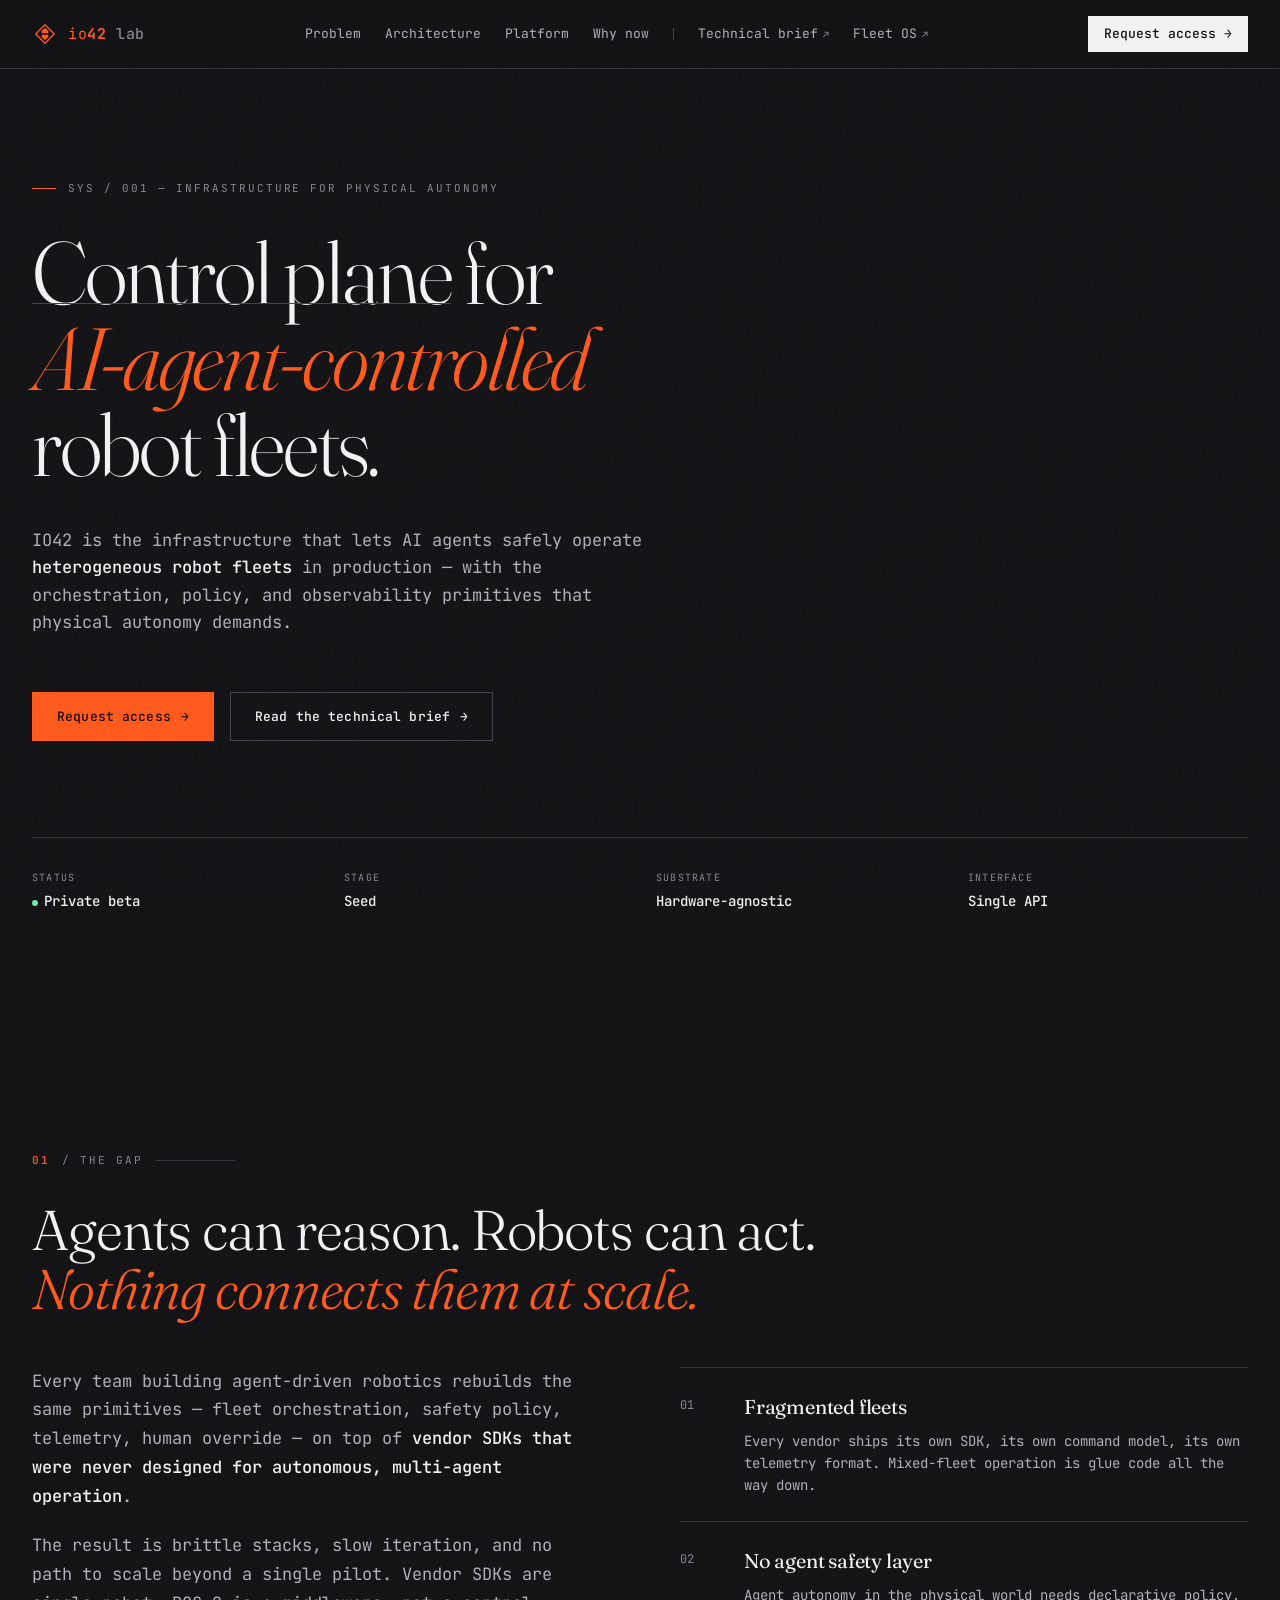
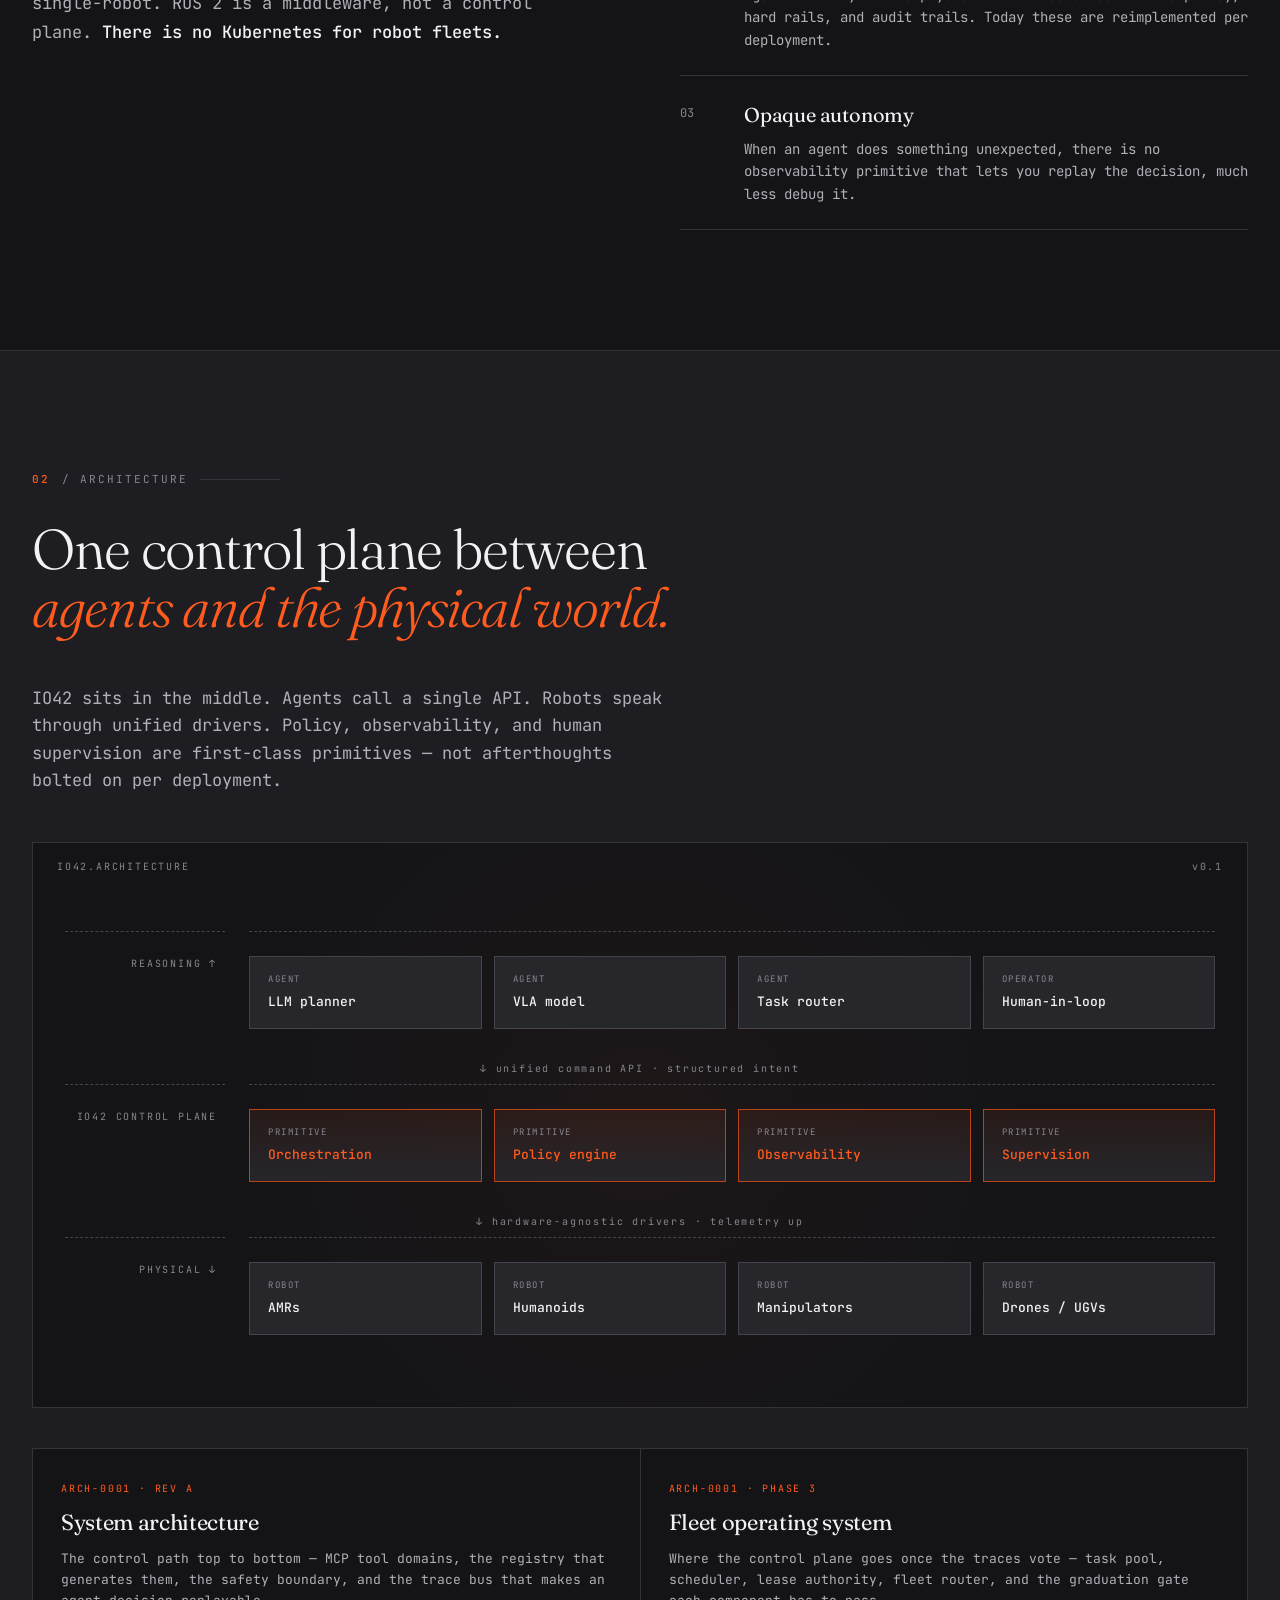
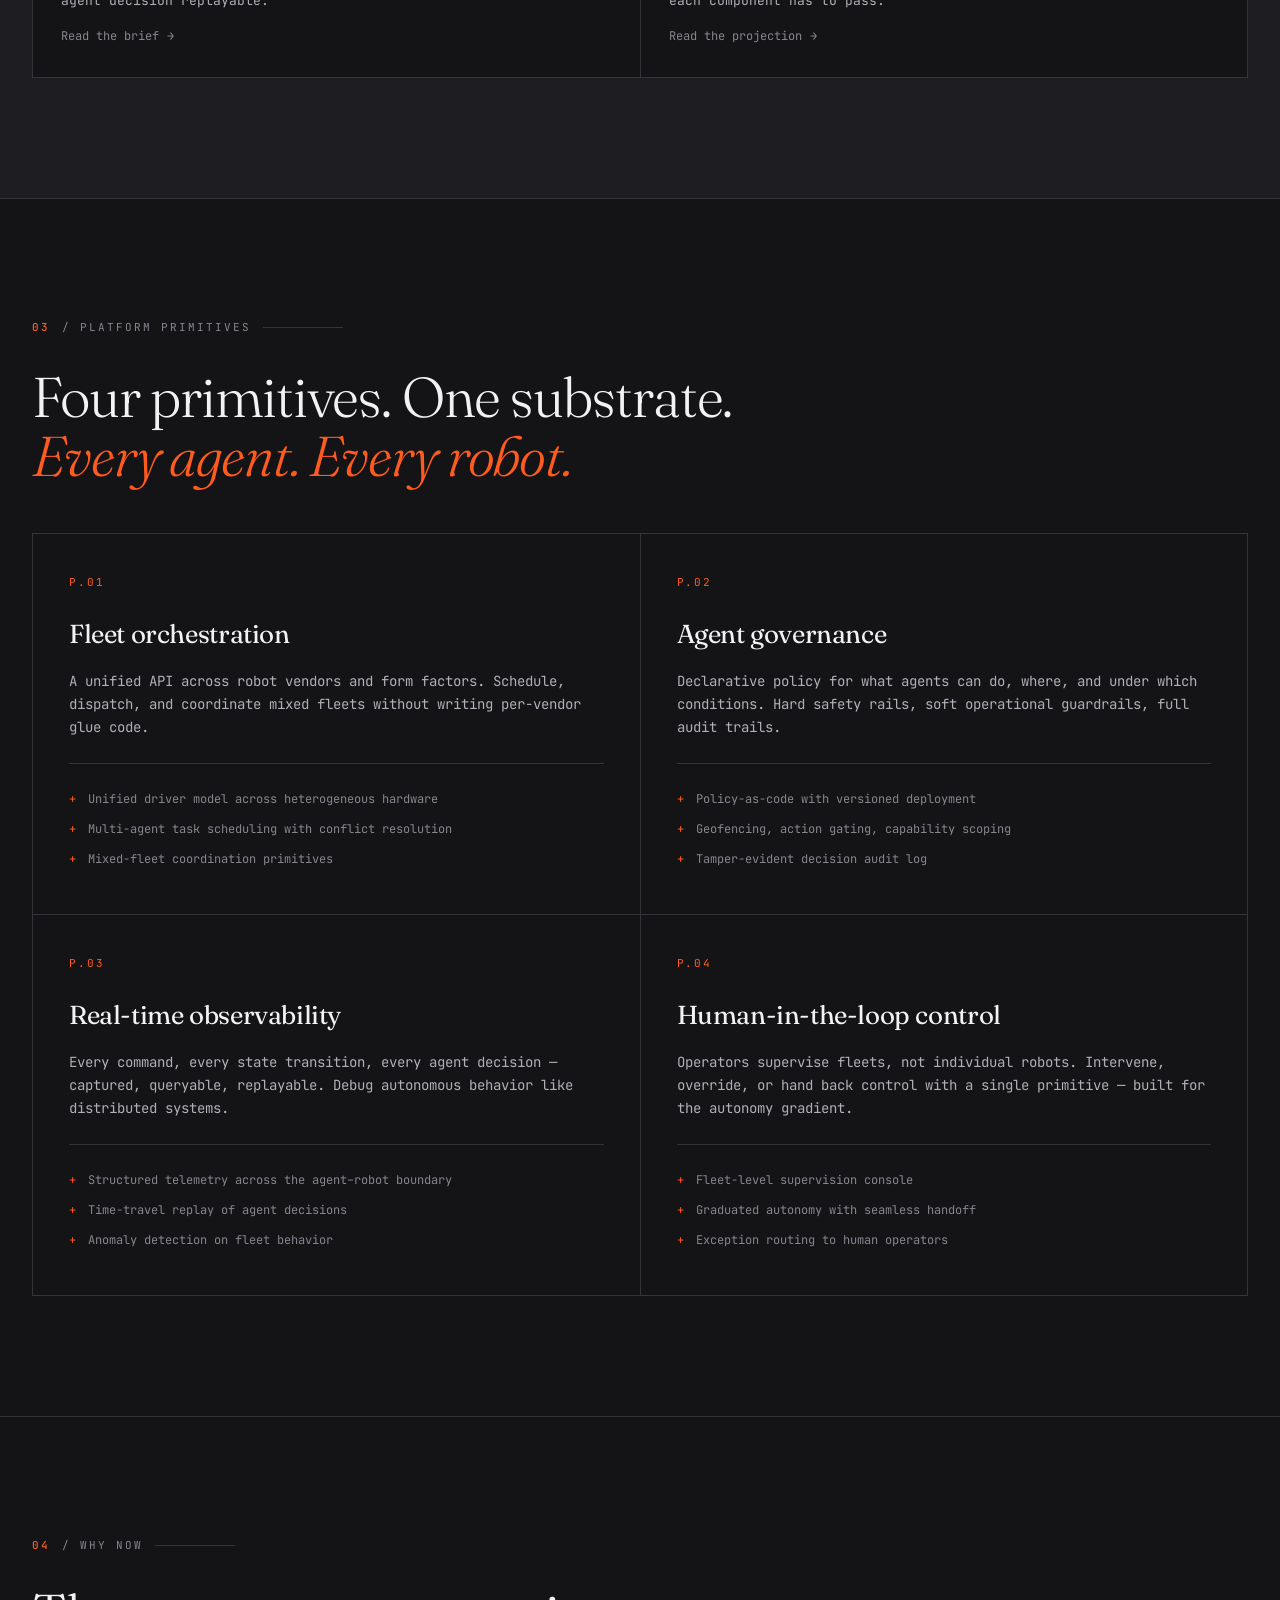
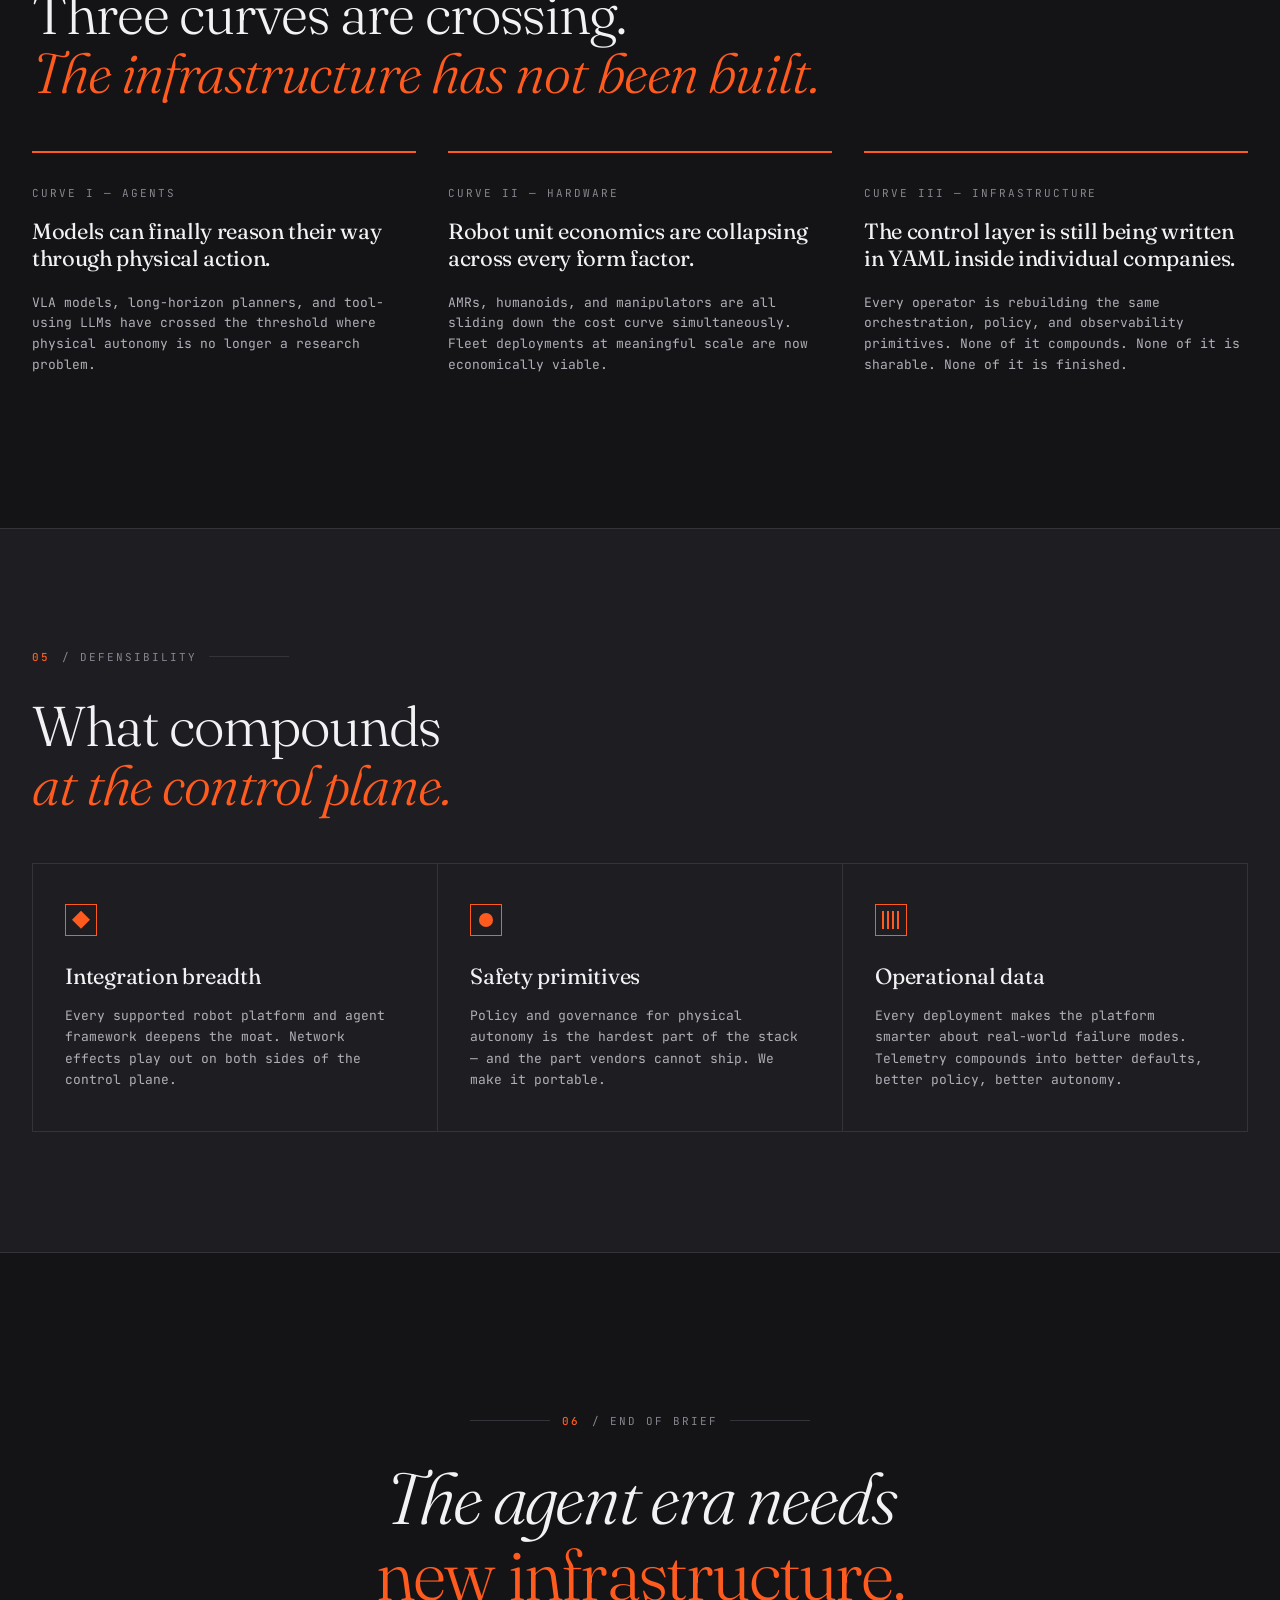
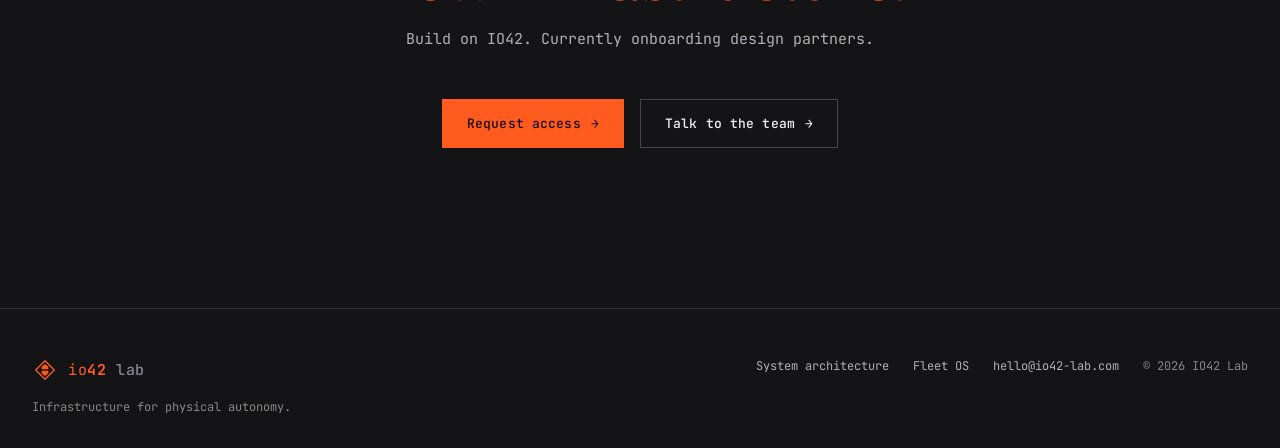
<file: index.html>
<!DOCTYPE html>
<html lang="en">
<head>
<meta charset="UTF-8">
<meta name="viewport" content="width=device-width, initial-scale=1.0">
<meta name="color-scheme" content="dark">
<title>IO42 Lab — Control plane for AI-agent-controlled robot fleets</title>
<meta name="description" content="IO42 is the infrastructure that lets AI agents safely operate heterogeneous robot fleets in production. Orchestration, policy, observability, and human-in-the-loop control through a single API.">
<link rel="icon" type="image/svg+xml" href="assets/favicon.svg">
<link rel="preconnect" href="https://fonts.googleapis.com">
<link rel="preconnect" href="https://fonts.gstatic.com" crossorigin>
<link href="https://fonts.googleapis.com/css2?family=JetBrains+Mono:wght@300;400;500;600;700&family=Fraunces:opsz,wght@9..144,300;9..144,400;9..144,500;9..144,600&display=swap" rel="stylesheet">
<link rel="stylesheet" href="assets/site.css">
</head>
<body class="page-home">

<nav>
  <div class="nav-inner">
    <a href="#" class="lockup" aria-label="IO42 Lab — home">
      <svg viewBox="-70 -70 140 140" xmlns="http://www.w3.org/2000/svg" aria-hidden="true">
        <g stroke="#ff5b1f" stroke-width="7" fill="none" stroke-linecap="round" stroke-linejoin="round">
          <path d="M 0 -50 L 50 0 L 0 50 L -50 0 Z"/>
        </g>
        <g fill="#ff5b1f">
          <polygon points="-18,-18 0,-32 18,-18 18,-4 -18,-4"/>
          <polygon points="-18,4 18,4 18,18 0,32 -18,18"/>
        </g>
      </svg>
      <span class="wm"><span class="io">io</span><span class="n">42</span> <span class="lab">lab</span></span>
    </a>
    <div class="nav-links">
      <a href="#problem">Problem</a>
      <a href="#architecture">Architecture</a>
      <a href="#platform">Platform</a>
      <a href="#why-now">Why now</a>
      <span class="sep" aria-hidden="true"></span>
      <a href="architecture.html" class="doc">Technical brief</a>
      <a href="fleet-os.html" class="doc">Fleet OS</a>
    </div>
    <a href="#cta" class="nav-cta">Request access →</a>
  </div>
</nav>

<!-- ============ HERO ============ -->
<section class="hero">
  <div class="wrap">
    <div class="hero-meta reveal">SYS / 001 — INFRASTRUCTURE FOR PHYSICAL AUTONOMY</div>
    <h1 class="reveal delay-1">
      <span class="term">Control plane</span> for<br>
      <span class="accent">AI-agent-controlled</span><br>
      robot fleets.
    </h1>
    <p class="hero-sub reveal delay-2">
      IO42 is the infrastructure that lets AI agents safely operate <strong>heterogeneous robot fleets</strong> in production — with the orchestration, policy, and observability primitives that physical autonomy demands.
    </p>
    <div class="cta-row reveal delay-3">
      <a href="#cta" class="btn btn-primary">Request access <span class="arrow">→</span></a>
      <a href="architecture.html" class="btn btn-ghost">Read the technical brief <span class="arrow">→</span></a>
    </div>

    <div class="status-strip reveal delay-4">
      <div class="status-cell">
        <span class="status-label">Status</span>
        <span class="status-value"><span class="dot"></span>Private beta</span>
      </div>
      <div class="status-cell">
        <span class="status-label">Stage</span>
        <span class="status-value">Seed</span>
      </div>
      <div class="status-cell">
        <span class="status-label">Substrate</span>
        <span class="status-value">Hardware-agnostic</span>
      </div>
      <div class="status-cell">
        <span class="status-label">Interface</span>
        <span class="status-value">Single API</span>
      </div>
    </div>
  </div>
</section>

<!-- ============ PROBLEM ============ -->
<section id="problem">
  <div class="wrap">
    <div class="section-marker scroll-reveal">
      <span class="num">01</span> / The gap
      <span class="bar"></span>
    </div>
    <h2 class="section-title scroll-reveal">
      Agents can reason. Robots can act.<br>
      <em>Nothing connects them at scale.</em>
    </h2>

    <div class="problem-grid">
      <div class="problem-prose scroll-reveal">
        <p>Every team building agent-driven robotics rebuilds the same primitives — fleet orchestration, safety policy, telemetry, human override — on top of <strong>vendor SDKs that were never designed for autonomous, multi-agent operation</strong>.</p>
        <p>The result is brittle stacks, slow iteration, and no path to scale beyond a single pilot. Vendor SDKs are single-robot. ROS 2 is a middleware, not a control plane. <strong>There is no Kubernetes for robot fleets.</strong></p>
      </div>
      <ul class="problem-list scroll-reveal">
        <li>
          <span class="idx">01</span>
          <div>
            <h4>Fragmented fleets</h4>
            <p>Every vendor ships its own SDK, its own command model, its own telemetry format. Mixed-fleet operation is glue code all the way down.</p>
          </div>
        </li>
        <li>
          <span class="idx">02</span>
          <div>
            <h4>No agent safety layer</h4>
            <p>Agent autonomy in the physical world needs declarative policy, hard rails, and audit trails. Today these are reimplemented per deployment.</p>
          </div>
        </li>
        <li>
          <span class="idx">03</span>
          <div>
            <h4>Opaque autonomy</h4>
            <p>When an agent does something unexpected, there is no observability primitive that lets you replay the decision, much less debug it.</p>
          </div>
        </li>
      </ul>
    </div>
  </div>
</section>

<!-- ============ ARCHITECTURE ============ -->
<section id="architecture" class="arch-section">
  <div class="wrap">
    <div class="section-marker scroll-reveal">
      <span class="num">02</span> / Architecture
      <span class="bar"></span>
    </div>
    <h2 class="section-title scroll-reveal">
      One control plane between<br>
      <em>agents and the physical world.</em>
    </h2>
    <p class="hero-sub scroll-reveal" style="margin-bottom: 0;">
      IO42 sits in the middle. Agents call a single API. Robots speak through unified drivers. Policy, observability, and human supervision are first-class primitives — not afterthoughts bolted on per deployment.
    </p>

    <div class="arch-diagram scroll-reveal">
      <div class="arch-grid">
        <div class="arch-row">
          <div class="arch-label">Reasoning ↑</div>
          <div class="arch-tier">
            <div class="arch-node">
              <div class="node-type">Agent</div>
              <div class="node-name">LLM planner</div>
            </div>
            <div class="arch-node">
              <div class="node-type">Agent</div>
              <div class="node-name">VLA model</div>
            </div>
            <div class="arch-node">
              <div class="node-type">Agent</div>
              <div class="node-name">Task router</div>
            </div>
            <div class="arch-node">
              <div class="node-type">Operator</div>
              <div class="node-name">Human-in-loop</div>
            </div>
          </div>
        </div>

        <div class="arch-flow">↓ unified command API · structured intent</div>

        <div class="arch-row">
          <div class="arch-label">IO42 control plane</div>
          <div class="arch-tier core">
            <div class="arch-node">
              <div class="node-type">Primitive</div>
              <div class="node-name">Orchestration</div>
            </div>
            <div class="arch-node">
              <div class="node-type">Primitive</div>
              <div class="node-name">Policy engine</div>
            </div>
            <div class="arch-node">
              <div class="node-type">Primitive</div>
              <div class="node-name">Observability</div>
            </div>
            <div class="arch-node">
              <div class="node-type">Primitive</div>
              <div class="node-name">Supervision</div>
            </div>
          </div>
        </div>

        <div class="arch-flow">↓ hardware-agnostic drivers · telemetry up</div>

        <div class="arch-row">
          <div class="arch-label">Physical ↓</div>
          <div class="arch-tier">
            <div class="arch-node">
              <div class="node-type">Robot</div>
              <div class="node-name">AMRs</div>
            </div>
            <div class="arch-node">
              <div class="node-type">Robot</div>
              <div class="node-name">Humanoids</div>
            </div>
            <div class="arch-node">
              <div class="node-type">Robot</div>
              <div class="node-name">Manipulators</div>
            </div>
            <div class="arch-node">
              <div class="node-type">Robot</div>
              <div class="node-name">Drones / UGVs</div>
            </div>
          </div>
        </div>
      </div>
    </div>

    <div class="doc-links scroll-reveal">
      <a href="architecture.html" class="doc-card">
        <span class="doc-kicker">ARCH-0001 · Rev A</span>
        <span class="doc-title">System architecture</span>
        <span class="doc-desc">The control path top to bottom — MCP tool domains, the registry that generates them, the safety boundary, and the trace bus that makes an agent decision replayable.</span>
        <span class="doc-go">Read the brief <span class="arrow">→</span></span>
      </a>
      <a href="fleet-os.html" class="doc-card">
        <span class="doc-kicker">ARCH-0001 · Phase 3</span>
        <span class="doc-title">Fleet operating system</span>
        <span class="doc-desc">Where the control plane goes once the traces vote — task pool, scheduler, lease authority, fleet router, and the graduation gate each component has to pass.</span>
        <span class="doc-go">Read the projection <span class="arrow">→</span></span>
      </a>
    </div>
  </div>
</section>

<!-- ============ PILLARS ============ -->
<section id="platform">
  <div class="wrap">
    <div class="section-marker scroll-reveal">
      <span class="num">03</span> / Platform primitives
      <span class="bar"></span>
    </div>
    <h2 class="section-title scroll-reveal">
      Four primitives. One substrate.<br>
      <em>Every agent. Every robot.</em>
    </h2>

    <div class="pillars">
      <div class="pillar scroll-reveal">
        <div class="pillar-num">P.01</div>
        <h3 class="pillar-title">Fleet orchestration</h3>
        <p class="pillar-desc">A unified API across robot vendors and form factors. Schedule, dispatch, and coordinate mixed fleets without writing per-vendor glue code.</p>
        <ul class="pillar-spec">
          <li>Unified driver model across heterogeneous hardware</li>
          <li>Multi-agent task scheduling with conflict resolution</li>
          <li>Mixed-fleet coordination primitives</li>
        </ul>
      </div>
      <div class="pillar scroll-reveal">
        <div class="pillar-num">P.02</div>
        <h3 class="pillar-title">Agent governance</h3>
        <p class="pillar-desc">Declarative policy for what agents can do, where, and under which conditions. Hard safety rails, soft operational guardrails, full audit trails.</p>
        <ul class="pillar-spec">
          <li>Policy-as-code with versioned deployment</li>
          <li>Geofencing, action gating, capability scoping</li>
          <li>Tamper-evident decision audit log</li>
        </ul>
      </div>
      <div class="pillar scroll-reveal">
        <div class="pillar-num">P.03</div>
        <h3 class="pillar-title">Real-time observability</h3>
        <p class="pillar-desc">Every command, every state transition, every agent decision — captured, queryable, replayable. Debug autonomous behavior like distributed systems.</p>
        <ul class="pillar-spec">
          <li>Structured telemetry across the agent–robot boundary</li>
          <li>Time-travel replay of agent decisions</li>
          <li>Anomaly detection on fleet behavior</li>
        </ul>
      </div>
      <div class="pillar scroll-reveal">
        <div class="pillar-num">P.04</div>
        <h3 class="pillar-title">Human-in-the-loop control</h3>
        <p class="pillar-desc">Operators supervise fleets, not individual robots. Intervene, override, or hand back control with a single primitive — built for the autonomy gradient.</p>
        <ul class="pillar-spec">
          <li>Fleet-level supervision console</li>
          <li>Graduated autonomy with seamless handoff</li>
          <li>Exception routing to human operators</li>
        </ul>
      </div>
    </div>
  </div>
</section>

<!-- ============ WHY NOW ============ -->
<section id="why-now" class="why-now">
  <div class="wrap">
    <div class="section-marker scroll-reveal">
      <span class="num">04</span> / Why now
      <span class="bar"></span>
    </div>
    <h2 class="section-title scroll-reveal">
      Three curves are crossing.<br>
      <em>The infrastructure has not been built.</em>
    </h2>

    <div class="curves">
      <div class="curve scroll-reveal">
        <div class="curve-name">Curve I — Agents</div>
        <h4 class="curve-claim">Models can finally reason their way through physical action.</h4>
        <p class="curve-detail">VLA models, long-horizon planners, and tool-using LLMs have crossed the threshold where physical autonomy is no longer a research problem.</p>
      </div>
      <div class="curve scroll-reveal">
        <div class="curve-name">Curve II — Hardware</div>
        <h4 class="curve-claim">Robot unit economics are collapsing across every form factor.</h4>
        <p class="curve-detail">AMRs, humanoids, and manipulators are all sliding down the cost curve simultaneously. Fleet deployments at meaningful scale are now economically viable.</p>
      </div>
      <div class="curve scroll-reveal">
        <div class="curve-name">Curve III — Infrastructure</div>
        <h4 class="curve-claim">The control layer is still being written in YAML inside individual companies.</h4>
        <p class="curve-detail">Every operator is rebuilding the same orchestration, policy, and observability primitives. None of it compounds. None of it is sharable. None of it is finished.</p>
      </div>
    </div>
  </div>
</section>

<!-- ============ MOAT ============ -->
<section class="moat-section">
  <div class="wrap">
    <div class="section-marker scroll-reveal">
      <span class="num">05</span> / Defensibility
      <span class="bar"></span>
    </div>
    <h2 class="section-title scroll-reveal">
      What compounds<br>
      <em>at the control plane.</em>
    </h2>

    <div class="moat-grid">
      <div class="moat-cell scroll-reveal">
        <div class="moat-icon"></div>
        <h3 class="moat-title">Integration breadth</h3>
        <p class="moat-desc">Every supported robot platform and agent framework deepens the moat. Network effects play out on both sides of the control plane.</p>
      </div>
      <div class="moat-cell scroll-reveal">
        <div class="moat-icon"></div>
        <h3 class="moat-title">Safety primitives</h3>
        <p class="moat-desc">Policy and governance for physical autonomy is the hardest part of the stack — and the part vendors cannot ship. We make it portable.</p>
      </div>
      <div class="moat-cell scroll-reveal">
        <div class="moat-icon"></div>
        <h3 class="moat-title">Operational data</h3>
        <p class="moat-desc">Every deployment makes the platform smarter about real-world failure modes. Telemetry compounds into better defaults, better policy, better autonomy.</p>
      </div>
    </div>
  </div>
</section>

<!-- ============ CTA ============ -->
<section id="cta" class="cta-section">
  <div class="wrap">
    <p class="section-marker scroll-reveal" style="justify-content: center;">
      <span class="bar"></span>
      <span class="num">06</span> / End of brief
      <span class="bar"></span>
    </p>
    <h2 class="cta-headline scroll-reveal">
      The agent era needs<br>
      <span class="accent">new infrastructure.</span>
    </h2>
    <p class="cta-sub scroll-reveal">Build on IO42. Currently onboarding design partners.</p>
    <div class="cta-row scroll-reveal">
      <a href="mailto:hello@io42-lab.com" class="btn btn-primary">Request access <span class="arrow">→</span></a>
      <a href="mailto:hello@io42-lab.com" class="btn btn-ghost">Talk to the team <span class="arrow">→</span></a>
    </div>
  </div>
</section>

<footer>
  <div class="wrap">
    <div class="footer-inner">
      <div>
        <a class="lockup" href="#" aria-label="IO42 Lab — home">
          <svg viewBox="-70 -70 140 140" xmlns="http://www.w3.org/2000/svg" aria-hidden="true">
            <g stroke="#ff5b1f" stroke-width="7" fill="none" stroke-linecap="round" stroke-linejoin="round">
              <path d="M 0 -50 L 50 0 L 0 50 L -50 0 Z"/>
            </g>
            <g fill="#ff5b1f">
              <polygon points="-18,-18 0,-32 18,-18 18,-4 -18,-4"/>
              <polygon points="-18,4 18,4 18,18 0,32 -18,18"/>
            </g>
          </svg>
          <span class="wm"><span class="io">io</span><span class="n">42</span> <span class="lab">lab</span></span>
        </a>
        <div>Infrastructure for physical autonomy.</div>
      </div>
      <div class="footer-meta">
        <a href="architecture.html">System architecture</a>
        <a href="fleet-os.html">Fleet OS</a>
        <a href="mailto:hello@io42-lab.com">hello@io42-lab.com</a>
        <span>© 2026 IO42 Lab</span>
      </div>
    </div>
  </div>
</footer>

<script>
  // Scroll-triggered reveals
  const observer = new IntersectionObserver((entries) => {
    entries.forEach((entry) => {
      if (entry.isIntersecting) {
        entry.target.classList.add('visible');
        observer.unobserve(entry.target);
      }
    });
  }, { threshold: 0.12, rootMargin: '0px 0px -40px 0px' });

  document.querySelectorAll('.scroll-reveal').forEach((el) => observer.observe(el));

  // Stagger reveals within sections
  document.querySelectorAll('.pillars .scroll-reveal, .curves .scroll-reveal, .moat-grid .scroll-reveal, .problem-list, .problem-prose').forEach((el, i) => {
    el.style.transitionDelay = `${i * 0.08}s`;
  });
</script>

</body>
</html>
</file>
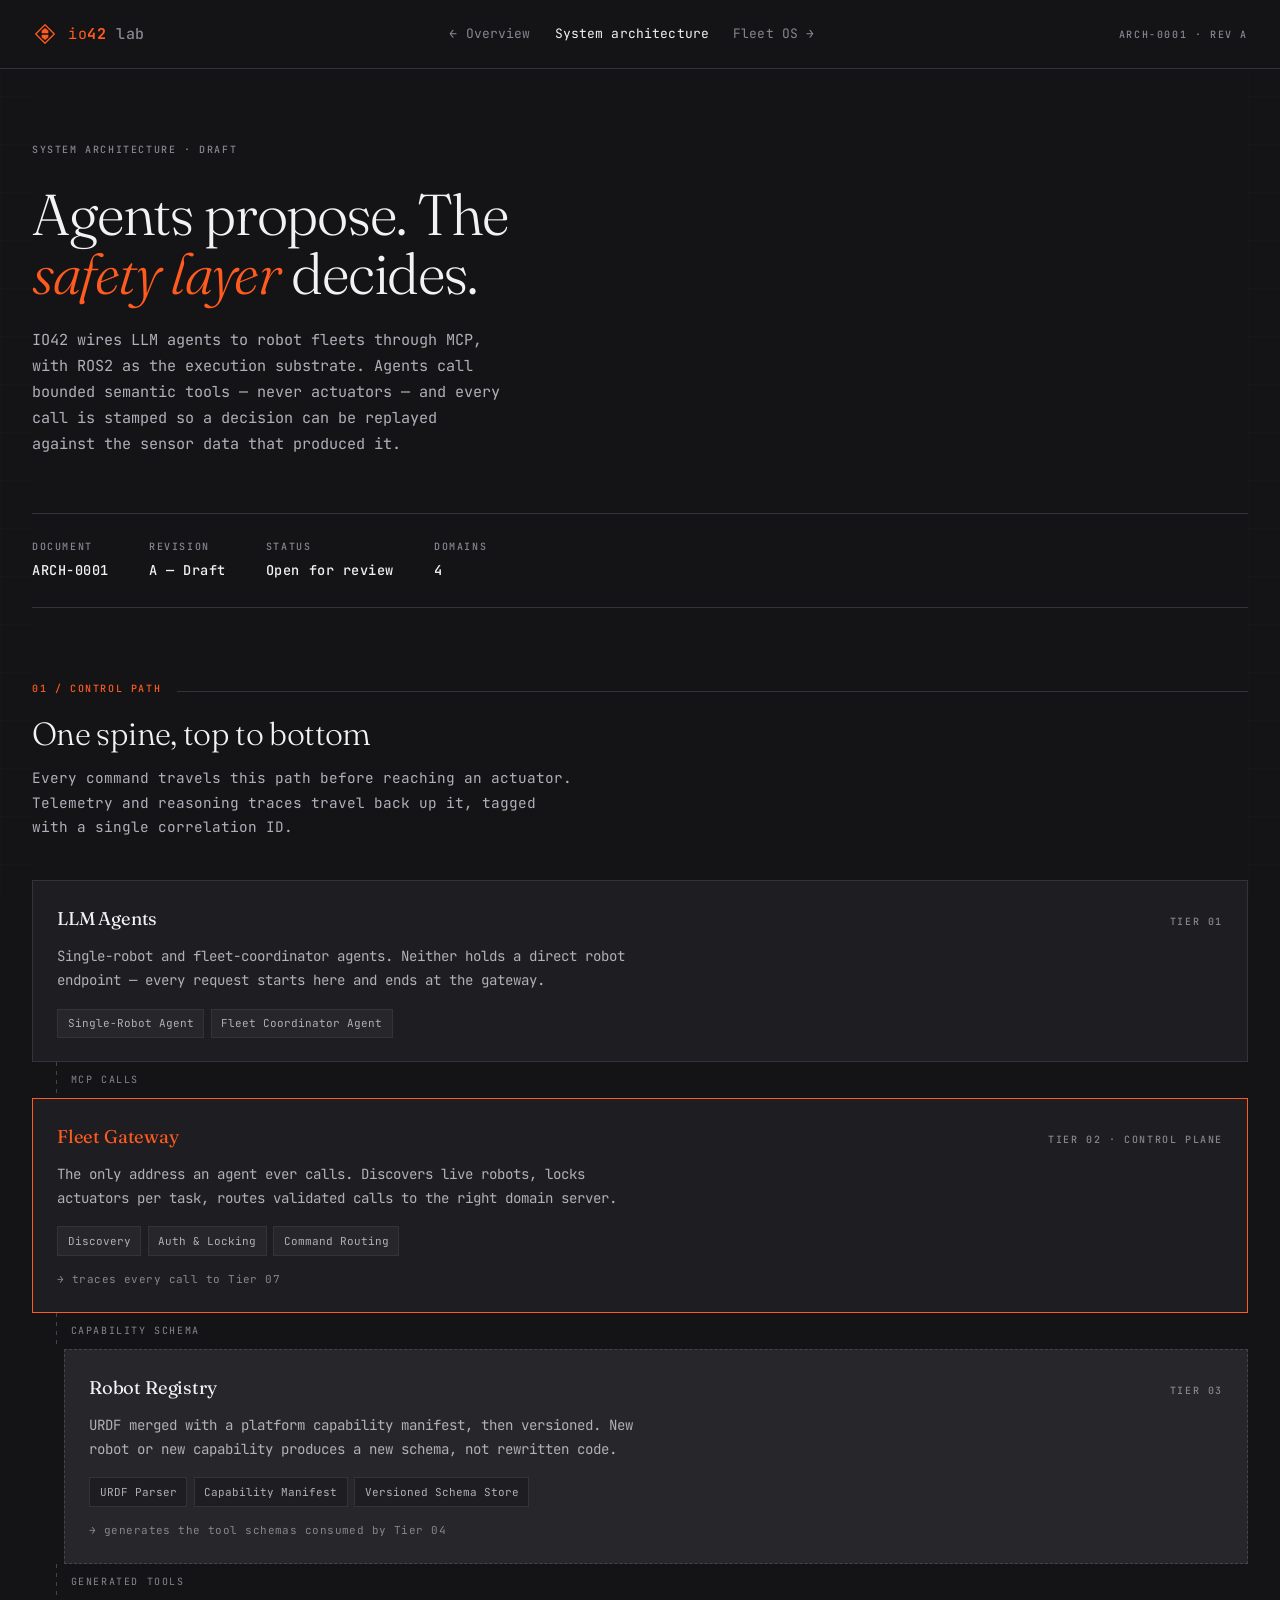
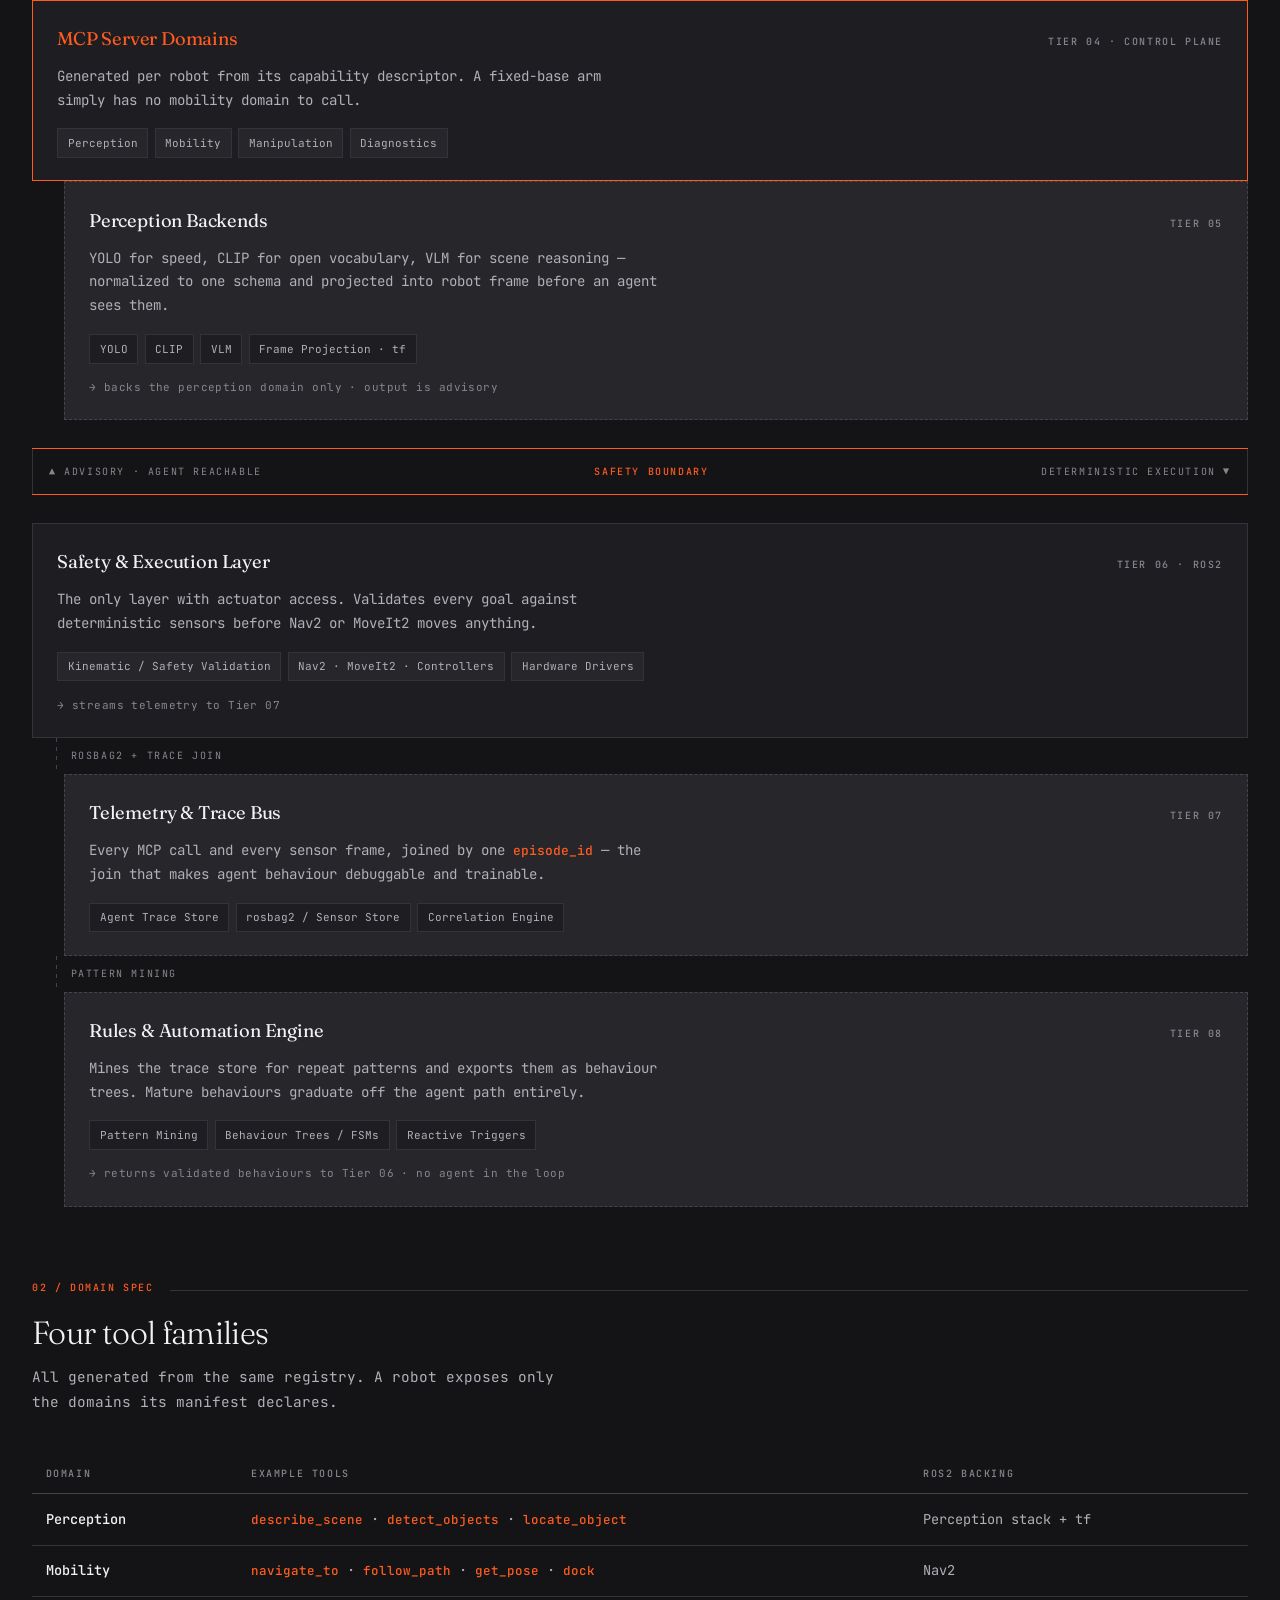
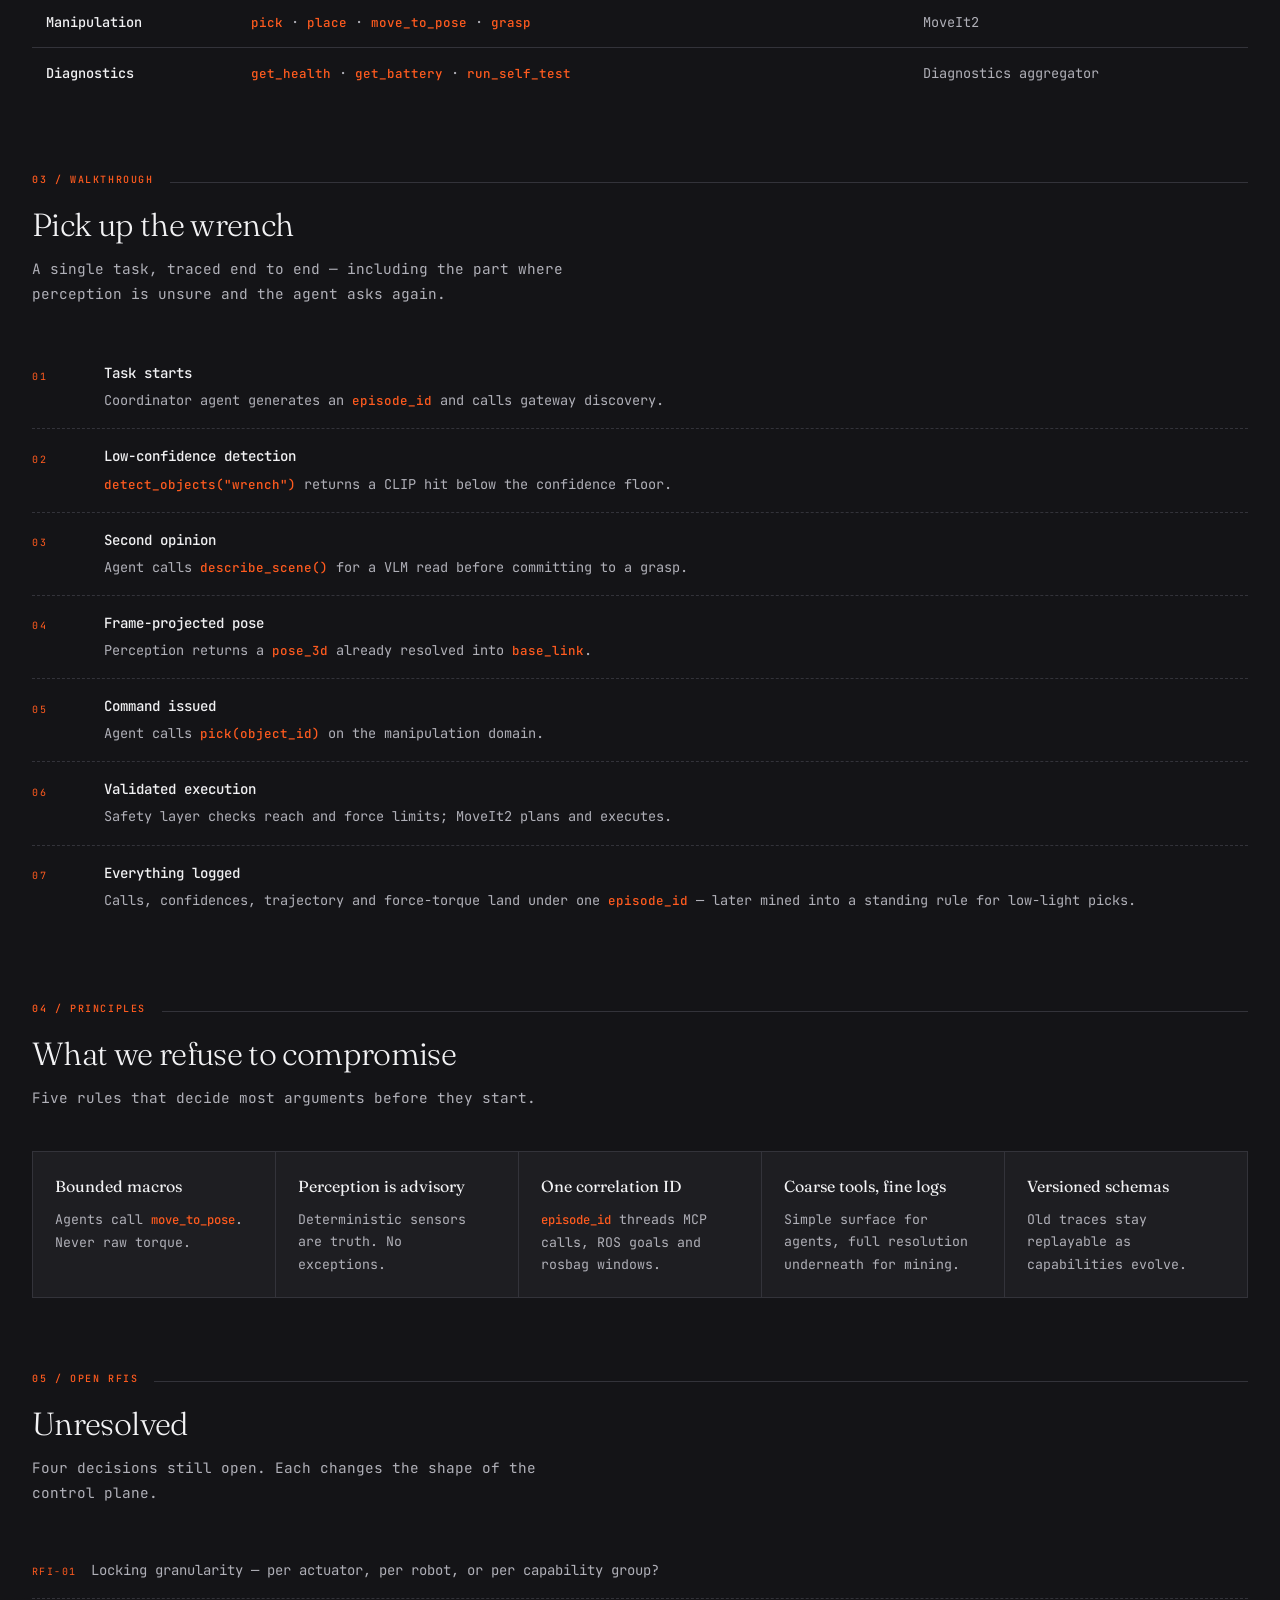
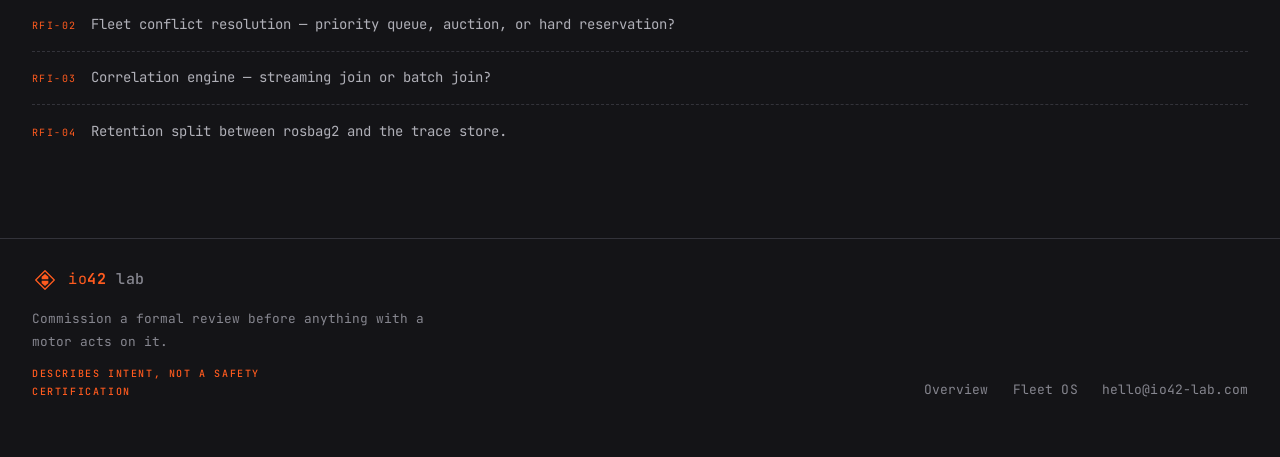
<file: architecture.html>
<!DOCTYPE html>
<html lang="en">
<head>
<meta charset="UTF-8">
<meta name="viewport" content="width=device-width, initial-scale=1.0">
<meta name="color-scheme" content="dark">
<title>IO42 — Robot–Agent Control Platform · System Architecture</title>
<link rel="preconnect" href="https://fonts.googleapis.com">
<link rel="preconnect" href="https://fonts.gstatic.com" crossorigin>
<link rel="icon" type="image/svg+xml" href="assets/favicon.svg">
<link href="https://fonts.googleapis.com/css2?family=JetBrains+Mono:wght@300;400;500;600;700&family=Fraunces:opsz,wght@9..144,300;9..144,400;9..144,500;9..144,600&display=swap" rel="stylesheet">
<link rel="stylesheet" href="assets/site.css">
</head>
<body class="page-arch">

<div class="docbar">
  <div class="topbar">
    <a class="lockup" href="index.html" aria-label="IO42 Lab — home">
      <svg viewBox="-70 -70 140 140" xmlns="http://www.w3.org/2000/svg" aria-hidden="true">
        <g stroke="#FF5B1F" stroke-width="7" fill="none" stroke-linecap="round" stroke-linejoin="round">
          <path d="M 0 -50 L 50 0 L 0 50 L -50 0 Z"/>
        </g>
        <g fill="#FF5B1F">
          <polygon points="-18,-18 0,-32 18,-18 18,-4 -18,-4"/>
          <polygon points="-18,4 18,4 18,18 0,32 -18,18"/>
        </g>
      </svg>
      <span class="wm"><span class="io">io</span><span class="n">42</span> <span class="lab">lab</span></span>
    </a>
    <nav class="docnav">
      <a href="index.html">← Overview</a>
      <span class="cur">System architecture</span>
      <a href="fleet-os.html">Fleet OS →</a>
    </nav>
    <span class="label">ARCH-0001 · Rev A</span>
  </div>
</div>

<div class="page">

  <header class="hero reveal">
    <span class="label">System Architecture · Draft</span>
    <h1>Agents propose. The <em>safety layer</em> decides.</h1>
    <p>IO42 wires LLM agents to robot fleets through MCP, with ROS2 as the execution substrate. Agents call bounded semantic tools — never actuators — and every call is stamped so a decision can be replayed against the sensor data that produced it.</p>
  </header>

  <div class="docmeta reveal">
    <div><span class="label">Document</span><strong>ARCH-0001</strong></div>
    <div><span class="label">Revision</span><strong>A — Draft</strong></div>
    <div><span class="label">Status</span><strong>Open for review</strong></div>
    <div><span class="label">Domains</span><strong>4</strong></div>
  </div>

  <!-- 01 -->
  <section>
    <div class="sec-head reveal"><span class="label">01 / Control Path</span><span class="rule"></span></div>
    <h2 class="reveal">One spine, top to bottom</h2>
    <p class="lede reveal">Every command travels this path before reaching an actuator. Telemetry and reasoning traces travel back up it, tagged with a single correlation ID.</p>

    <div class="stack">

      <div class="tier reveal">
        <div class="tier-head"><h3>LLM Agents</h3><span class="label">Tier 01</span></div>
        <p>Single-robot and fleet-coordinator agents. Neither holds a direct robot endpoint — every request starts here and ends at the gateway.</p>
        <div class="parts"><span>Single-Robot Agent</span><span>Fleet Coordinator Agent</span></div>
      </div>

      <div class="connector"><span class="v"></span><span class="cap">MCP calls</span></div>

      <div class="tier accent reveal">
        <div class="tier-head"><h3>Fleet Gateway</h3><span class="label">Tier 02 · Control Plane</span></div>
        <p>The only address an agent ever calls. Discovers live robots, locks actuators per task, routes validated calls to the right domain server.</p>
        <div class="parts"><span>Discovery</span><span>Auth &amp; Locking</span><span>Command Routing</span></div>
        <span class="xref">→ traces every call to Tier 07</span>
      </div>

      <div class="connector"><span class="v"></span><span class="cap">Capability schema</span></div>

      <div class="tier aside reveal">
        <div class="tier-head"><h3>Robot Registry</h3><span class="label">Tier 03</span></div>
        <p>URDF merged with a platform capability manifest, then versioned. New robot or new capability produces a new schema, not rewritten code.</p>
        <div class="parts"><span>URDF Parser</span><span>Capability Manifest</span><span>Versioned Schema Store</span></div>
        <span class="xref">→ generates the tool schemas consumed by Tier 04</span>
      </div>

      <div class="connector"><span class="v"></span><span class="cap">Generated tools</span></div>

      <div class="tier accent reveal">
        <div class="tier-head"><h3>MCP Server Domains</h3><span class="label">Tier 04 · Control Plane</span></div>
        <p>Generated per robot from its capability descriptor. A fixed-base arm simply has no mobility domain to call.</p>
        <div class="parts"><span>Perception</span><span>Mobility</span><span>Manipulation</span><span>Diagnostics</span></div>
      </div>

      <div class="tier aside reveal">
        <div class="tier-head"><h3>Perception Backends</h3><span class="label">Tier 05</span></div>
        <p>YOLO for speed, CLIP for open vocabulary, VLM for scene reasoning — normalized to one schema and projected into robot frame before an agent sees them.</p>
        <div class="parts"><span>YOLO</span><span>CLIP</span><span>VLM</span><span>Frame Projection · tf</span></div>
        <span class="xref">→ backs the perception domain only · output is advisory</span>
      </div>

      <div class="boundary reveal">
        <div class="edge"></div>
        <div class="body">
          <span>▲ Advisory · agent reachable</span>
          <strong>Safety Boundary</strong>
          <span>Deterministic execution ▼</span>
        </div>
        <div class="edge"></div>
      </div>

      <div class="tier reveal">
        <div class="tier-head"><h3>Safety &amp; Execution Layer</h3><span class="label">Tier 06 · ROS2</span></div>
        <p>The only layer with actuator access. Validates every goal against deterministic sensors before Nav2 or MoveIt2 moves anything.</p>
        <div class="parts"><span>Kinematic / Safety Validation</span><span>Nav2 · MoveIt2 · Controllers</span><span>Hardware Drivers</span></div>
        <span class="xref">→ streams telemetry to Tier 07</span>
      </div>

      <div class="connector"><span class="v"></span><span class="cap">rosbag2 + trace join</span></div>

      <div class="tier aside reveal">
        <div class="tier-head"><h3>Telemetry &amp; Trace Bus</h3><span class="label">Tier 07</span></div>
        <p>Every MCP call and every sensor frame, joined by one <code>episode_id</code> — the join that makes agent behaviour debuggable and trainable.</p>
        <div class="parts"><span>Agent Trace Store</span><span>rosbag2 / Sensor Store</span><span>Correlation Engine</span></div>
      </div>

      <div class="connector"><span class="v"></span><span class="cap">Pattern mining</span></div>

      <div class="tier aside reveal">
        <div class="tier-head"><h3>Rules &amp; Automation Engine</h3><span class="label">Tier 08</span></div>
        <p>Mines the trace store for repeat patterns and exports them as behaviour trees. Mature behaviours graduate off the agent path entirely.</p>
        <div class="parts"><span>Pattern Mining</span><span>Behaviour Trees / FSMs</span><span>Reactive Triggers</span></div>
        <span class="xref">→ returns validated behaviours to Tier 06 · no agent in the loop</span>
      </div>

    </div>
  </section>

  <!-- 02 -->
  <section>
    <div class="sec-head reveal"><span class="label">02 / Domain Spec</span><span class="rule"></span></div>
    <h2 class="reveal">Four tool families</h2>
    <p class="lede reveal">All generated from the same registry. A robot exposes only the domains its manifest declares.</p>

    <div class="tbl-wrap reveal">
      <table>
        <thead><tr><th>Domain</th><th>Example tools</th><th>ROS2 backing</th></tr></thead>
        <tbody>
          <tr><td>Perception</td><td><code>describe_scene</code> · <code>detect_objects</code> · <code>locate_object</code></td><td>Perception stack + tf</td></tr>
          <tr><td>Mobility</td><td><code>navigate_to</code> · <code>follow_path</code> · <code>get_pose</code> · <code>dock</code></td><td>Nav2</td></tr>
          <tr><td>Manipulation</td><td><code>pick</code> · <code>place</code> · <code>move_to_pose</code> · <code>grasp</code></td><td>MoveIt2</td></tr>
          <tr><td>Diagnostics</td><td><code>get_health</code> · <code>get_battery</code> · <code>run_self_test</code></td><td>Diagnostics aggregator</td></tr>
        </tbody>
      </table>
    </div>
  </section>

  <!-- 03 -->
  <section>
    <div class="sec-head reveal"><span class="label">03 / Walkthrough</span><span class="rule"></span></div>
    <h2 class="reveal">Pick up the wrench</h2>
    <p class="lede reveal">A single task, traced end to end — including the part where perception is unsure and the agent asks again.</p>

    <ol class="seq reveal">
      <li><div><strong>Task starts</strong><p>Coordinator agent generates an <code>episode_id</code> and calls gateway discovery.</p></div></li>
      <li><div><strong>Low-confidence detection</strong><p><code>detect_objects("wrench")</code> returns a CLIP hit below the confidence floor.</p></div></li>
      <li><div><strong>Second opinion</strong><p>Agent calls <code>describe_scene()</code> for a VLM read before committing to a grasp.</p></div></li>
      <li><div><strong>Frame-projected pose</strong><p>Perception returns a <code>pose_3d</code> already resolved into <code>base_link</code>.</p></div></li>
      <li><div><strong>Command issued</strong><p>Agent calls <code>pick(object_id)</code> on the manipulation domain.</p></div></li>
      <li><div><strong>Validated execution</strong><p>Safety layer checks reach and force limits; MoveIt2 plans and executes.</p></div></li>
      <li><div><strong>Everything logged</strong><p>Calls, confidences, trajectory and force-torque land under one <code>episode_id</code> — later mined into a standing rule for low-light picks.</p></div></li>
    </ol>
  </section>

  <!-- 04 -->
  <section>
    <div class="sec-head reveal"><span class="label">04 / Principles</span><span class="rule"></span></div>
    <h2 class="reveal">What we refuse to compromise</h2>
    <p class="lede reveal">Five rules that decide most arguments before they start.</p>

    <div class="grid reveal">
      <div><h4>Bounded macros</h4><p>Agents call <code>move_to_pose</code>. Never raw torque.</p></div>
      <div><h4>Perception is advisory</h4><p>Deterministic sensors are truth. No exceptions.</p></div>
      <div><h4>One correlation ID</h4><p><code>episode_id</code> threads MCP calls, ROS goals and rosbag windows.</p></div>
      <div><h4>Coarse tools, fine logs</h4><p>Simple surface for agents, full resolution underneath for mining.</p></div>
      <div><h4>Versioned schemas</h4><p>Old traces stay replayable as capabilities evolve.</p></div>
    </div>
  </section>

  <!-- 05 -->
  <section>
    <div class="sec-head reveal"><span class="label">05 / Open RFIs</span><span class="rule"></span></div>
    <h2 class="reveal">Unresolved</h2>
    <p class="lede reveal">Four decisions still open. Each changes the shape of the control plane.</p>

    <ul class="rfi reveal">
      <li><span class="k">RFI-01</span><span>Locking granularity — per actuator, per robot, or per capability group?</span></li>
      <li><span class="k">RFI-02</span><span>Fleet conflict resolution — priority queue, auction, or hard reservation?</span></li>
      <li><span class="k">RFI-03</span><span>Correlation engine — streaming join or batch join?</span></li>
      <li><span class="k">RFI-04</span><span>Retention split between rosbag2 and the trace store.</span></li>
    </ul>
  </section>

</div>

<footer>
  <div class="footrow">
    <div>
      <a class="lockup" href="index.html" aria-label="IO42 Lab — home">
        <svg viewBox="-70 -70 140 140" xmlns="http://www.w3.org/2000/svg" aria-hidden="true">
          <g stroke="#FF5B1F" stroke-width="7" fill="none" stroke-linecap="round" stroke-linejoin="round">
            <path d="M 0 -50 L 50 0 L 0 50 L -50 0 Z"/>
          </g>
          <g fill="#FF5B1F">
            <polygon points="-18,-18 0,-32 18,-18 18,-4 -18,-4"/>
            <polygon points="-18,4 18,4 18,18 0,32 -18,18"/>
          </g>
        </svg>
        <span class="wm"><span class="io">io</span><span class="n">42</span> <span class="lab">lab</span></span>
      </a>
      <p>Commission a formal review before anything with a motor acts on it.</p>
      <p class="warn">Describes intent, not a safety certification</p>
    </div>
    <nav class="docnav">
      <a href="index.html">Overview</a>
      <a href="fleet-os.html">Fleet OS</a>
      <a href="mailto:hello@io42-lab.com">hello@io42-lab.com</a>
    </nav>
  </div>
</footer>

<script>
  var io = new IntersectionObserver(function(entries){
    entries.forEach(function(e){
      if(e.isIntersecting){ e.target.classList.add('is-visible'); io.unobserve(e.target); }
    });
  }, { threshold: 0.1 });
  document.querySelectorAll('.reveal').forEach(function(el){ io.observe(el); });
</script>

</body>
</html>
</file>
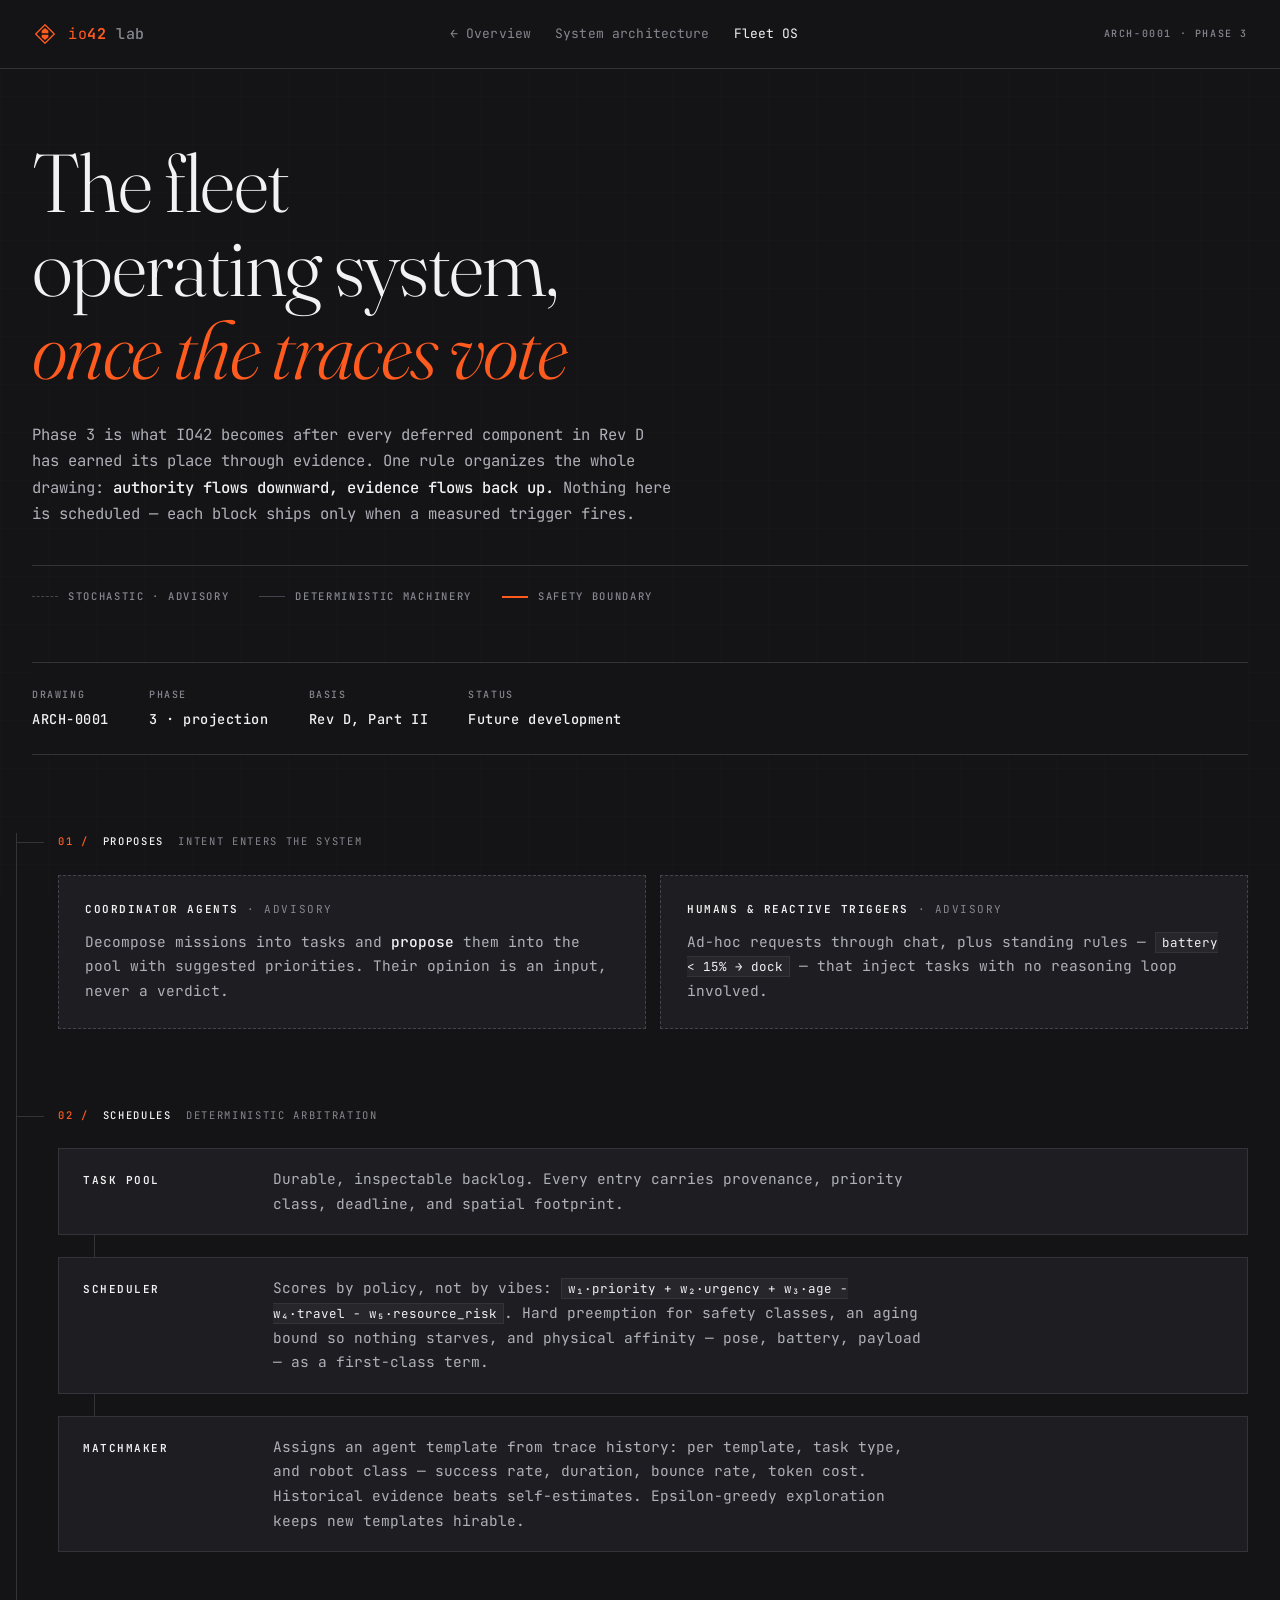
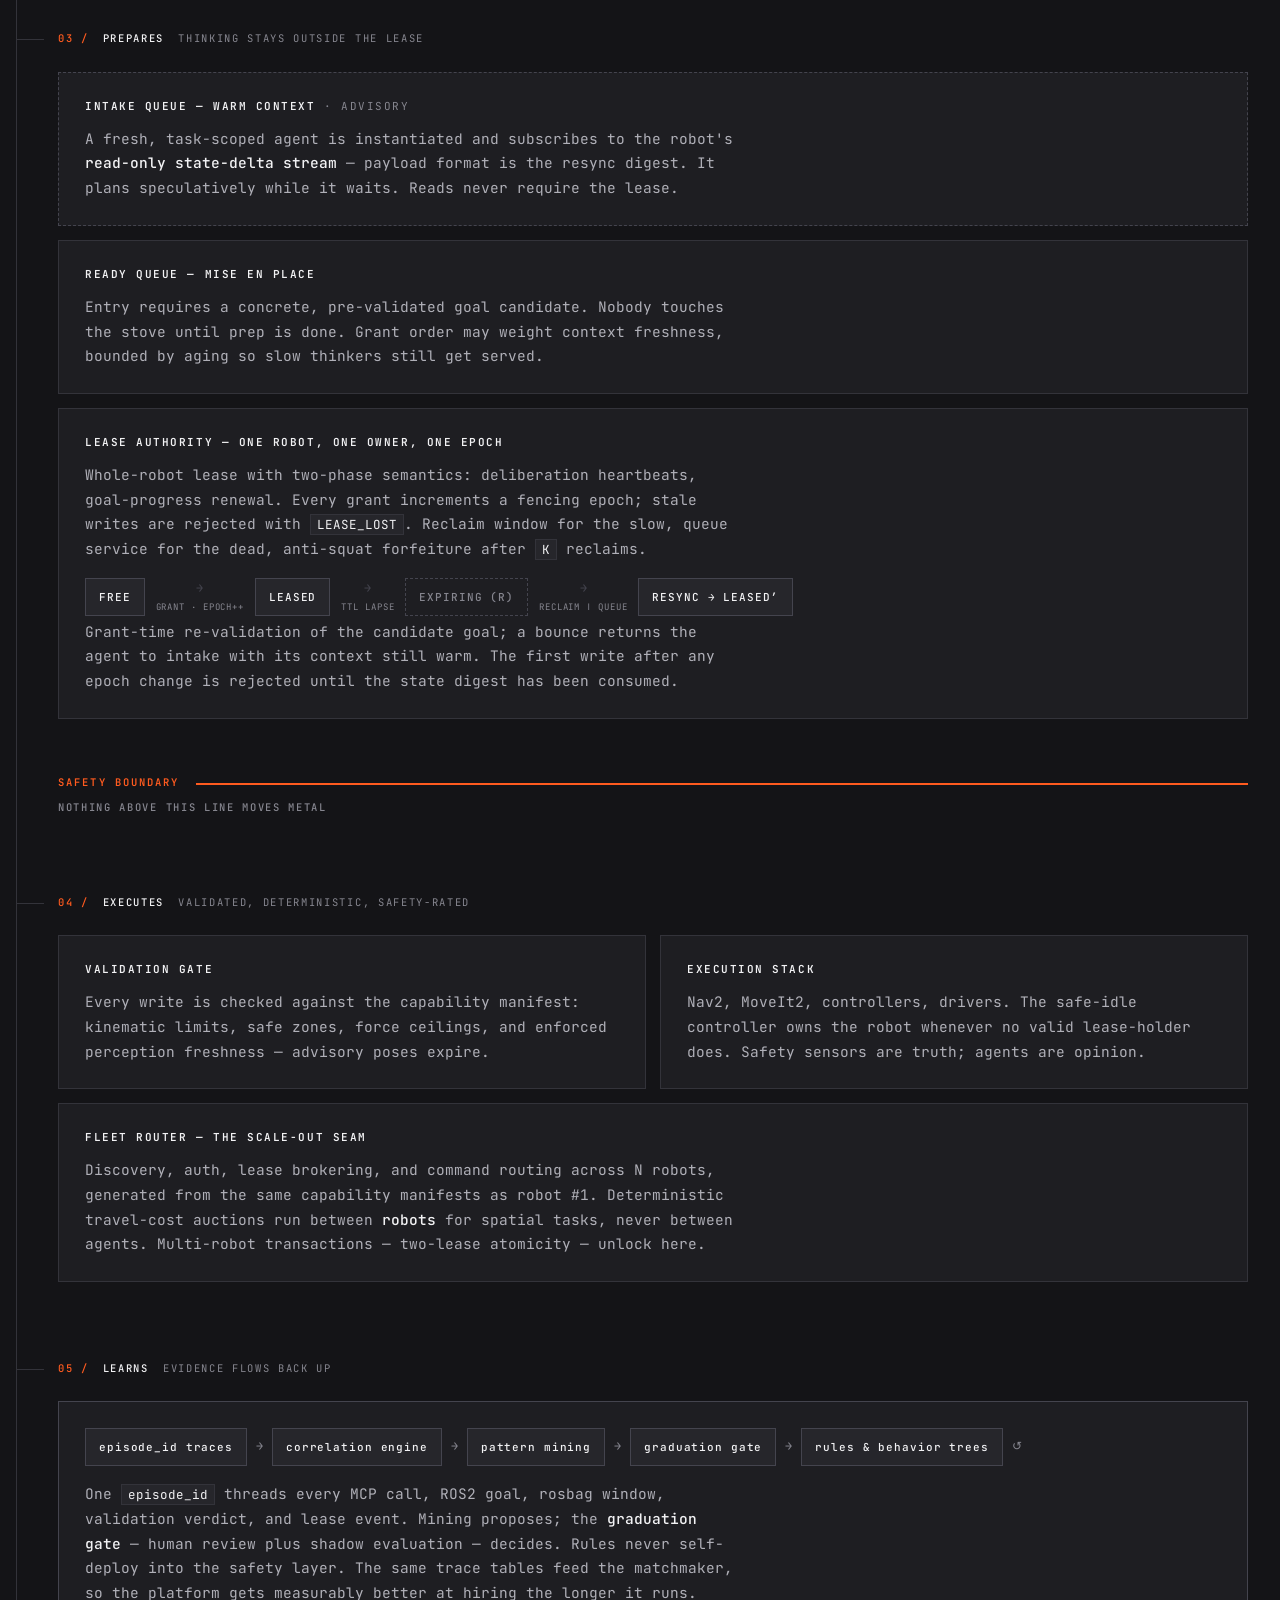
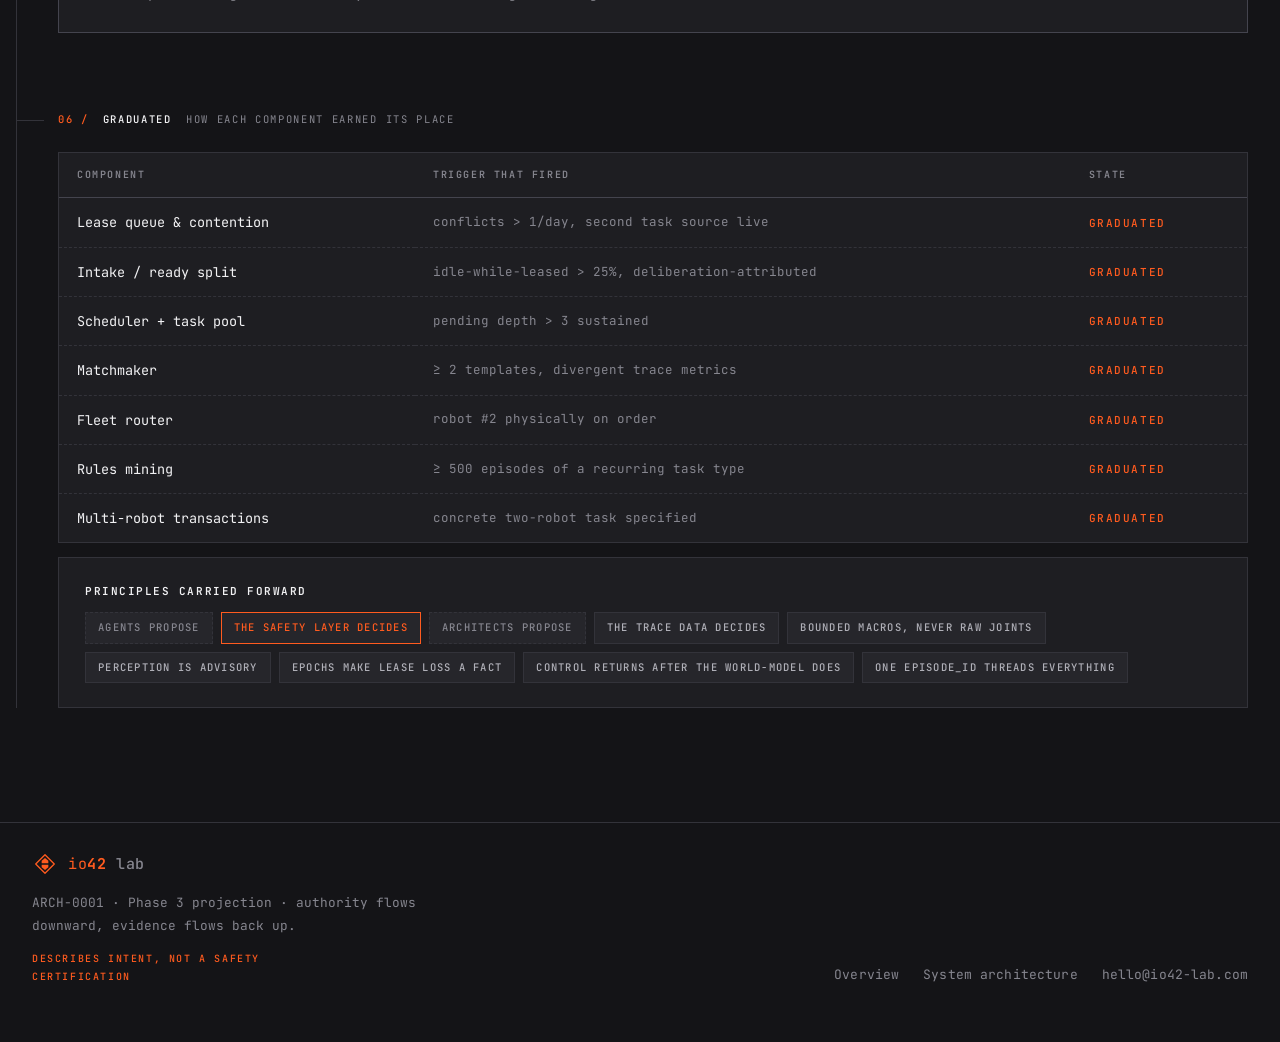
<file: fleet-os.html>
<!DOCTYPE html>
<html lang="en">
<head>
<meta charset="UTF-8">
<meta name="viewport" content="width=device-width, initial-scale=1.0">
<meta name="color-scheme" content="dark">
<title>IO42 · ARCH-0001 Phase 3 — Fleet Operating System</title>
<link rel="preconnect" href="https://fonts.googleapis.com">
<link rel="preconnect" href="https://fonts.gstatic.com" crossorigin>
<link rel="icon" type="image/svg+xml" href="assets/favicon.svg">
<link href="https://fonts.googleapis.com/css2?family=JetBrains+Mono:wght@300;400;500;600;700&family=Fraunces:opsz,wght@9..144,300;9..144,400;9..144,500;9..144,600&display=swap" rel="stylesheet">
<link rel="stylesheet" href="assets/site.css">
</head>
<body class="page-fleet">

<div class="docbar">
  <div class="topbar">
      <a class="lockup" href="index.html" aria-label="IO42 Lab — home">
        <svg viewBox="-70 -70 140 140" xmlns="http://www.w3.org/2000/svg" aria-hidden="true">
          <g stroke="#FF5B1F" stroke-width="7" fill="none" stroke-linecap="round" stroke-linejoin="round">
            <path d="M 0 -50 L 50 0 L 0 50 L -50 0 Z"/>
          </g>
          <g fill="#FF5B1F">
            <polygon points="-18,-18 0,-32 18,-18 18,-4 -18,-4"/>
            <polygon points="-18,4 18,4 18,18 0,32 -18,18"/>
          </g>
        </svg>
        <span class="wm"><span class="io">io</span><span class="n">42</span> <span class="lab">lab</span></span>
      </a>
      <nav class="docnav">
        <a href="index.html">← Overview</a>
        <a href="architecture.html">System architecture</a>
        <span class="cur">Fleet OS</span>
      </nav>
      <span class="label">ARCH-0001 · Phase 3</span>
  </div>
</div>

<header>
  <div class="wrap">
    <div class="hero">
      <h1>The fleet<br>operating system,<br><em>once the traces vote</em></h1>
      <p class="thesis">
        Phase 3 is what IO42 becomes after every deferred component in Rev D has earned its place
        through evidence. One rule organizes the whole drawing:
        <strong>authority flows downward, evidence flows back up.</strong>
        Nothing here is scheduled — each block ships only when a measured trigger fires.
      </p>
      <div class="legend">
        <span><i class="key dash"></i>Stochastic · advisory</span>
        <span><i class="key solid"></i>Deterministic machinery</span>
        <span><i class="key sig"></i>Safety boundary</span>
      </div>
    </div>

    <div class="docmeta">
      <div><span class="label">Drawing</span><strong>ARCH-0001</strong></div>
      <div><span class="label">Phase</span><strong>3 · projection</strong></div>
      <div><span class="label">Basis</span><strong>Rev D, Part II</strong></div>
      <div><span class="label">Status</span><strong>Future development</strong></div>
    </div>
  </div>
</header>

<main>
<div class="wrap spined">

  <!-- 01 -->
  <div class="tick rv"><span class="num">01 /</span><span class="name">Proposes</span><span class="sub">intent enters the system</span></div>
  <div class="grid2 rv">
    <div class="panel adv">
      <h3>Coordinator agents</h3>
      <p>Decompose missions into tasks and <em>propose</em> them into the pool with suggested
      priorities. Their opinion is an input, never a verdict.</p>
    </div>
    <div class="panel adv">
      <h3>Humans &amp; reactive triggers</h3>
      <p>Ad-hoc requests through chat, plus standing rules — <code>battery &lt; 15% → dock</code> —
      that inject tasks with no reasoning loop involved.</p>
    </div>
  </div>

  <!-- 02 -->
  <div class="tick rv"><span class="num">02 /</span><span class="name">Schedules</span><span class="sub">deterministic arbitration</span></div>
  <div class="chain rv">
    <div class="node">
      <span class="nname">Task pool</span>
      <span class="ndesc">Durable, inspectable backlog. Every entry carries provenance, priority class, deadline, and spatial footprint.</span>
    </div>
    <div class="link"></div>
    <div class="node">
      <span class="nname">Scheduler</span>
      <span class="ndesc">Scores by policy, not by vibes:
        <code>w₁·priority + w₂·urgency + w₃·age − w₄·travel − w₅·resource_risk</code>.
        Hard preemption for safety classes, an aging bound so nothing starves, and physical
        affinity — pose, battery, payload — as a first-class term.</span>
    </div>
    <div class="link"></div>
    <div class="node">
      <span class="nname">Matchmaker</span>
      <span class="ndesc">Assigns an agent template from trace history: per template, task type, and
        robot class — success rate, duration, bounce rate, token cost. Historical evidence beats
        self-estimates. Epsilon-greedy exploration keeps new templates hirable.</span>
    </div>
  </div>

  <!-- 03 -->
  <div class="tick rv"><span class="num">03 /</span><span class="name">Prepares</span><span class="sub">thinking stays outside the lease</span></div>
  <div class="panel adv rv">
    <h3>Intake queue — warm context</h3>
    <p>A fresh, task-scoped agent is instantiated and subscribes to the robot's
      <em>read-only state-delta stream</em> — payload format is the resync digest. It plans
      speculatively while it waits. Reads never require the lease.</p>
  </div>
  <div class="panel rv">
    <h3>Ready queue — mise en place</h3>
    <p>Entry requires a concrete, pre-validated goal candidate. Nobody touches the stove until
      prep is done. Grant order may weight context freshness, bounded by aging so slow thinkers
      still get served.</p>
  </div>
  <div class="panel rv">
    <h3>Lease authority — one robot, one owner, one epoch</h3>
    <p>Whole-robot lease with two-phase semantics: deliberation heartbeats, goal-progress renewal.
      Every grant increments a fencing epoch; stale writes are rejected with <code>LEASE_LOST</code>.
      Reclaim window for the slow, queue service for the dead, anti-squat forfeiture after
      <code>K</code> reclaims.</p>
    <div class="strip" role="img" aria-label="Lease lifecycle: free, granted with epoch increment, leased, TTL lapse, expiring reclaim window, then reclaim or queue service, then resync into a new lease">
      <span class="st">FREE</span>
      <span class="arw"><b>→</b><span>grant · epoch++</span></span>
      <span class="st">LEASED</span>
      <span class="arw"><b>→</b><span>ttl lapse</span></span>
      <span class="st ghost">EXPIRING (R)</span>
      <span class="arw"><b>→</b><span>reclaim ∣ queue</span></span>
      <span class="st">RESYNC → LEASED′</span>
    </div>
    <p>Grant-time re-validation of the candidate goal; a bounce returns the agent to intake with its
      context still warm. The first write after any epoch change is rejected until the state digest
      has been consumed.</p>
  </div>

  <!-- the line -->
  <div class="boundary rv">
    <span class="tag">Safety boundary</span>
    <span class="note">Nothing above this line moves metal</span>
  </div>

  <!-- 04 -->
  <div class="tick rv"><span class="num">04 /</span><span class="name">Executes</span><span class="sub">validated, deterministic, safety-rated</span></div>
  <div class="grid2 rv">
    <div class="panel">
      <h3>Validation gate</h3>
      <p>Every write is checked against the capability manifest: kinematic limits, safe zones,
        force ceilings, and enforced perception freshness — advisory poses expire.</p>
    </div>
    <div class="panel">
      <h3>Execution stack</h3>
      <p>Nav2, MoveIt2, controllers, drivers. The safe-idle controller owns the robot whenever no
        valid lease-holder does. Safety sensors are truth; agents are opinion.</p>
    </div>
  </div>
  <div class="panel rv">
    <h3>Fleet router — the scale-out seam</h3>
    <p>Discovery, auth, lease brokering, and command routing across N robots, generated from the
      same capability manifests as robot #1. Deterministic travel-cost auctions run between
      <em>robots</em> for spatial tasks, never between agents. Multi-robot transactions —
      two-lease atomicity — unlock here.</p>
  </div>

  <!-- 05 -->
  <div class="tick rv"><span class="num">05 /</span><span class="name">Learns</span><span class="sub">evidence flows back up</span></div>
  <div class="loop rv">
    <div class="loopline">
      <span class="st">episode_id traces</span><span class="larw">→</span>
      <span class="st">correlation engine</span><span class="larw">→</span>
      <span class="st">pattern mining</span><span class="larw">→</span>
      <span class="st">graduation gate</span><span class="larw">→</span>
      <span class="st">rules &amp; behavior trees</span><span class="larw">↺</span>
    </div>
    <p>One <code>episode_id</code> threads every MCP call, ROS2 goal, rosbag window, validation
      verdict, and lease event. Mining proposes; the <strong>graduation gate</strong> — human review
      plus shadow evaluation — decides. Rules never self-deploy into the safety layer. The same
      trace tables feed the matchmaker, so the platform gets measurably better at hiring the longer
      it runs.</p>
  </div>

  <!-- 06 -->
  <div class="tick rv"><span class="num">06 /</span><span class="name">Graduated</span><span class="sub">how each component earned its place</span></div>
  <div class="tablewrap rv">
    <table>
      <thead><tr><th>Component</th><th>Trigger that fired</th><th>State</th></tr></thead>
      <tbody>
        <tr><td>Lease queue &amp; contention</td><td class="trig">conflicts &gt; 1/day, second task source live</td><td class="stat">Graduated</td></tr>
        <tr><td>Intake / ready split</td><td class="trig">idle-while-leased &gt; 25%, deliberation-attributed</td><td class="stat">Graduated</td></tr>
        <tr><td>Scheduler + task pool</td><td class="trig">pending depth &gt; 3 sustained</td><td class="stat">Graduated</td></tr>
        <tr><td>Matchmaker</td><td class="trig">≥ 2 templates, divergent trace metrics</td><td class="stat">Graduated</td></tr>
        <tr><td>Fleet router</td><td class="trig">robot #2 physically on order</td><td class="stat">Graduated</td></tr>
        <tr><td>Rules mining</td><td class="trig">≥ 500 episodes of a recurring task type</td><td class="stat">Graduated</td></tr>
        <tr><td>Multi-robot transactions</td><td class="trig">concrete two-robot task specified</td><td class="stat">Graduated</td></tr>
      </tbody>
    </table>
  </div>

  <div class="panel rv">
    <h3>Principles carried forward</h3>
    <div class="pills">
      <span class="pill adv">Agents propose</span>
      <span class="pill sig">The safety layer decides</span>
      <span class="pill adv">Architects propose</span>
      <span class="pill">The trace data decides</span>
      <span class="pill">Bounded macros, never raw joints</span>
      <span class="pill">Perception is advisory</span>
      <span class="pill">Epochs make lease loss a fact</span>
      <span class="pill">Control returns after the world-model does</span>
      <span class="pill">One episode_id threads everything</span>
    </div>
  </div>

</div>
</main>

<footer>
  <div class="footrow">
    <div>
      <a class="lockup" href="index.html" aria-label="IO42 Lab — home">
        <svg viewBox="-70 -70 140 140" xmlns="http://www.w3.org/2000/svg" aria-hidden="true">
          <g stroke="#FF5B1F" stroke-width="7" fill="none" stroke-linecap="round" stroke-linejoin="round">
            <path d="M 0 -50 L 50 0 L 0 50 L -50 0 Z"/>
          </g>
          <g fill="#FF5B1F">
            <polygon points="-18,-18 0,-32 18,-18 18,-4 -18,-4"/>
            <polygon points="-18,4 18,4 18,18 0,32 -18,18"/>
          </g>
        </svg>
        <span class="wm"><span class="io">io</span><span class="n">42</span> <span class="lab">lab</span></span>
      </a>
      <p>ARCH-0001 · Phase 3 projection · authority flows downward, evidence flows back up.</p>
      <p class="warn">Describes intent, not a safety certification</p>
    </div>
    <nav class="docnav">
      <a href="index.html">Overview</a>
      <a href="architecture.html">System architecture</a>
      <a href="mailto:hello@io42-lab.com">hello@io42-lab.com</a>
    </nav>
  </div>
</footer>

<script>
  var io=new IntersectionObserver(function(es){
    es.forEach(function(e){ if(e.isIntersecting){ e.target.classList.add('on'); io.unobserve(e.target);} });
  },{threshold:.1});
  document.querySelectorAll('.rv').forEach(function(el){io.observe(el)});
</script>

</body>
</html>
</file>
<file: assets/site.css>
/* ============================================================
   IO42 Lab — site stylesheet

   One file for the whole site. Rules that every page shares live
   at the top; everything page-specific is scoped by a body class:

     .page-home   index.html
     .page-arch   architecture.html
     .page-fleet  fleet-os.html

   The three pages were authored separately and reuse class names
   (.wrap, .hero, .topbar, .boundary, .reveal, table, footer …) for
   different things, so the scoping is load-bearing — dropping a
   page class will visibly break that page.
   ============================================================ */


/* ============ TOKENS ============ */
:root {
  /* canonical palette */
  --void: #141417;
  --elevated: #1e1e22;
  --card: #26262b;
  --chassis: #f2f2f4;
  --dim: #b0b0b8;
  --faint: #86868f;
  --line: #33333a;
  --line-strong: #44444e;
  --signal: #ff5b1f;
  --signal-deep: #b8421a;
  --live: #6ee7a8;        /* status-ok green — only the hero status dot */

  --mono: 'JetBrains Mono', ui-monospace, SFMono-Regular, 'SF Mono', Menlo, monospace;
  --display: 'Fraunces', Georgia, serif;

  /* One column for every page, so the logo and links never shift when
     moving between the landing page and the documents. */
  --doc-width: 1280px;
  --doc-gutter: 32px;

  /* Upper bound on body-prose line length. At the 1280 column, doc-page
     paragraphs would otherwise run to ~131 characters; comfortable is
     45-90. Applied to running prose only — headings, ledes and tables
     set their own. */
  --measure: 72ch;

  /* Lockup + header. One set of values for every page: the wordmark was
     built twice (index had .logo/.logo-mark, the docs .lockup/.wm) and
     the two copies drifted to different icon, text and bar sizes. */
  --mark-size: 26px;
  --wordmark-size: 15px;
  --header-h: 68px;

  /* aliases used by index.html's rules */
  --bg: var(--void);
  --bg-elev: var(--elevated);
  --bg-card: var(--card);
  --text: var(--chassis);
  --text-dim: var(--dim);
  --text-faint: var(--faint);
  --accent: var(--signal);
  --accent-dim: var(--signal-deep);
  --serif: var(--display);

  /* alias kept for architecture.html's original naming */
  --signal-dark: var(--signal-deep);
}


/* ============ RESET / GLOBAL ============ */
* { box-sizing: border-box; margin: 0; padding: 0; }

html {
  color-scheme: dark;
  background: var(--void);
  scroll-behavior: smooth;
}

body {
  background: var(--void);
  color: var(--chassis);
  font-family: var(--mono);
  font-weight: 400;
  -webkit-font-smoothing: antialiased;
  position: relative;
}

/* Every section gets an explicit dark background so force-dark
   browser modes have nothing left to "guess" and invert. */
section, header, main, footer { background: var(--void); }

/* Shared fixed grid overlay */
body::before {
  content: '';
  position: fixed;
  inset: 0;
  z-index: 0;
  pointer-events: none;
  background-image:
    linear-gradient(rgba(255, 255, 255, 0.013) 1px, transparent 1px),
    linear-gradient(90deg, rgba(255, 255, 255, 0.013) 1px, transparent 1px);
  background-size: 48px 48px;
}

::selection { background: var(--signal); color: var(--void); }

*:focus-visible { outline: 2px solid var(--signal); outline-offset: 3px; }


/* ============ WORDMARK / LOCKUP (shared) ============ */
.wm {
  font-family: var(--mono);
  font-size: var(--wordmark-size);
  letter-spacing: 0.04em;
  text-transform: lowercase;
  line-height: 1;
}
.wm .io  { font-weight: 400; color: var(--signal); }
.wm .n   { font-weight: 700; color: var(--signal); }
.wm .lab { font-weight: 500; color: var(--text-faint); }

.lockup {
  display: flex;
  align-items: center;
  gap: 10px;
  text-decoration: none;
}
.lockup svg {
  display: block;
  flex-shrink: 0;
  width: var(--mark-size);
  height: var(--mark-size);
}

/* Cross-document nav shown in the doc pages' top bars */
.docnav {
  display: flex;
  align-items: center;
  gap: 24px;
  font-size: 13px;
  letter-spacing: 0.01em;
}
.docnav a {
  color: var(--faint);
  text-decoration: none;
  transition: color 0.2s;
}
.docnav a:hover { color: var(--signal); }
.docnav .cur { color: var(--chassis); }

/* Small-caps label. The doc pages' one typographic workhorse:
   section markers, tier tags, and the keys in .docmeta. */
.label {
  font-family: var(--mono);
  font-size: 10px;
  font-weight: 500;
  text-transform: uppercase;
  letter-spacing: 0.16em;
  color: var(--faint);
}

/* Doc-page column. Both doc pages share one width and one gutter so
   switching between them doesn't shift the column edges — architecture
   wraps everything in .page, fleet repeats .wrap per landmark. */
.page-arch .page,
.page-fleet .wrap {
  max-width: var(--doc-width);
  margin: 0 auto;
  padding-left: var(--doc-gutter);
  padding-right: var(--doc-gutter);
}

/* Doc-page top bar: lockup · docnav · drawing id, always one line.
   Mirrors index's <nav> + .nav-inner split — .docbar is full-bleed so
   its rule spans the viewport, .topbar is the centred content row. */
.docbar {
  position: relative;
  z-index: 1;
  background: var(--void);
  border-bottom: 1px solid var(--line);
}
.topbar {
  max-width: var(--doc-width);
  margin: 0 auto;
  padding: 0 var(--doc-gutter);
  min-height: var(--header-h);
  display: flex;
  align-items: center;
  justify-content: space-between;
  flex-wrap: wrap;
  gap: 1rem;
}

/* Keep the bar one line. The drawing id goes first — it repeats in the
   .docmeta strip — since the docnav is the only way off the page. */
@media (max-width: 900px) {
  .topbar > .label { display: none; }
  .docnav { gap: 16px; font-size: 12px; }
}
@media (max-width: 560px) {
  .docnav { gap: 12px; font-size: 11px; }
}

/* Document control block — the metadata strip below each doc's hero.
   Shared so both doc pages state their provenance identically. */
.docmeta {
  background: var(--void);
  display: flex;
  flex-wrap: wrap;
  gap: 0 2.5rem;
  padding: 1.5rem 0;
  border-top: 1px solid var(--line);
  border-bottom: 1px solid var(--line);
}
.docmeta div { display: flex; flex-direction: column; gap: 0.3rem; }
.docmeta strong {
  font-weight: 500;
  font-size: 0.85rem;
  color: var(--chassis);
  letter-spacing: 0.04em;
}

/* Doc-page footer. Same shape as the home page's: lockup + statement
   on the left, links on the right. The two doc pages used to mirror
   each other, and only fleet had a filled band. */
/* Full-bleed like the header, so the rule spans the viewport. */
.page-arch footer,
.page-fleet footer {
  position: relative;
  z-index: 1;
  margin-top: 5rem;
  padding: 1.75rem 0 3.5rem;
  border-top: 1px solid var(--line);
}
.footrow {
  max-width: var(--doc-width);
  margin: 0 auto;
  padding: 0 var(--doc-gutter);
  display: flex;
  justify-content: space-between;
  align-items: flex-end;
  flex-wrap: wrap;
  gap: 1.5rem;
}
/* Footer lockup sits above the statement text on every page. */
.footrow .lockup,
.page-home .footer-inner .lockup { margin-bottom: 0.9rem; }
.page-arch footer p,
.page-fleet footer p {
  margin: 0;
  max-width: 52ch;
  font-size: 0.8rem;
  line-height: 1.8;
  color: var(--faint);
}
.page-arch footer .warn,
.page-fleet footer .warn {
  margin-top: 0.75rem;
  color: var(--signal);
  font-size: 10px;
  letter-spacing: 0.16em;
  text-transform: uppercase;
  font-weight: 500;
}


/* ============================================================
   PAGE: HOME  (index.html)
   ============================================================ */
.page-home {
  line-height: 1.5;
  overflow-x: hidden;
}

/* Noise texture */
.page-home::after {
  content: '';
  position: fixed;
  inset: 0;
  background-image: url("data:image/svg+xml,%3Csvg viewBox='0 0 200 200' xmlns='http://www.w3.org/2000/svg'%3E%3Cfilter id='n'%3E%3CfeTurbulence type='fractalNoise' baseFrequency='0.9' numOctaves='2'/%3E%3C/filter%3E%3Crect width='100%25' height='100%25' filter='url(%23n)' opacity='0.4'/%3E%3C/svg%3E");
  opacity: 0.03;
  pointer-events: none;
  z-index: 1;
  mix-blend-mode: overlay;
}

.page-home .wrap {
  max-width: var(--doc-width);
  margin: 0 auto;
  padding: 0 var(--doc-gutter);
  position: relative;
  z-index: 2;
}

/* ---- nav ---- */
.page-home nav {
  position: fixed;
  top: 0; left: 0; right: 0;
  z-index: 100;
  backdrop-filter: blur(12px);
  background: rgba(20, 20, 23, 0.72);
  border-bottom: 1px solid var(--line);
}
.page-home .nav-inner {
  max-width: var(--doc-width);
  margin: 0 auto;
  padding: 0 var(--doc-gutter);
  min-height: var(--header-h);
  display: flex;
  align-items: center;
  justify-content: space-between;
  gap: 24px;
}

.page-home .nav-links {
  display: flex;
  align-items: center;
  gap: 24px;
  font-size: 13px;
  color: var(--text-dim);
}
.page-home .nav-links a {
  color: inherit;
  text-decoration: none;
  transition: color 0.2s;
  white-space: nowrap;
}
.page-home .nav-links a:hover { color: var(--text); }
.page-home .nav-links .sep {
  width: 1px;
  height: 12px;
  background: var(--line-strong);
  flex: none;
}
.page-home .nav-links a.doc::after {
  content: '↗';
  font-size: 10px;
  margin-left: 5px;
  color: var(--text-faint);
}
.page-home .nav-links a.doc:hover::after { color: var(--accent); }

.page-home .nav-cta {
  font-size: 13px;
  padding: 8px 16px;
  background: var(--text);
  color: var(--bg);
  text-decoration: none;
  font-weight: 500;
  white-space: nowrap;
  transition: opacity 0.2s;
}
.page-home .nav-cta:hover { opacity: 0.8; }

@media (max-width: 1080px) {
  .page-home .nav-links { gap: 18px; font-size: 12px; }
}
@media (max-width: 900px) {
  .page-home .nav-links { display: none; }
}

/* ---- hero ---- */
.page-home .hero {
  padding: 180px 0 120px;
  position: relative;
}
.page-home .hero-meta {
  font-size: 11px;
  color: var(--text-faint);
  letter-spacing: 0.18em;
  text-transform: uppercase;
  margin-bottom: 32px;
  display: flex;
  align-items: center;
  gap: 12px;
}
.page-home .hero-meta::before {
  content: '';
  width: 24px; height: 1px;
  background: var(--accent);
}
.page-home .hero h1 {
  font-family: var(--serif);
  font-weight: 300;
  font-size: clamp(40px, 7vw, 88px);
  line-height: 0.98;
  letter-spacing: -0.025em;
  margin-bottom: 40px;
  max-width: 980px;
}
.page-home .hero h1 .accent {
  color: var(--accent);
  font-style: italic;
}
.page-home .hero h1 .term {
  position: relative;
  display: inline-block;
}
.page-home .hero h1 .term::after {
  content: '';
  position: absolute;
  left: 0; right: 0; bottom: 0.12em;
  height: 1px;
  background: var(--line-strong);
}
.page-home .hero-sub {
  font-size: 17px;
  line-height: 1.6;
  color: var(--text-dim);
  max-width: 640px;
  margin-bottom: 56px;
}
.page-home .hero-sub strong { color: var(--text); font-weight: 500; }

.page-home .cta-row {
  display: flex;
  gap: 16px;
  align-items: center;
  flex-wrap: wrap;
}
.page-home .btn {
  font-family: var(--mono);
  font-size: 13px;
  font-weight: 500;
  padding: 14px 24px;
  text-decoration: none;
  display: inline-flex;
  align-items: center;
  gap: 10px;
  transition: all 0.2s;
  border: 1px solid transparent;
  letter-spacing: 0.01em;
}
.page-home .btn-primary {
  background: var(--accent);
  color: #1a0a05;
}
.page-home .btn-primary:hover {
  background: #ff6f3a;
  transform: translateY(-1px);
}
.page-home .btn-ghost {
  color: var(--text);
  border-color: var(--line-strong);
}
.page-home .btn-ghost:hover {
  border-color: var(--text-dim);
  background: var(--bg-elev);
}
.page-home .btn .arrow { transition: transform 0.2s; }
.page-home .btn:hover .arrow { transform: translateX(3px); }

.page-home .status-strip {
  margin-top: 96px;
  padding-top: 32px;
  border-top: 1px solid var(--line);
  display: grid;
  grid-template-columns: repeat(4, 1fr);
  gap: 32px;
  font-size: 12px;
}
.page-home .status-cell {
  display: flex;
  flex-direction: column;
  gap: 6px;
}
.page-home .status-label {
  color: var(--text-faint);
  text-transform: uppercase;
  letter-spacing: 0.12em;
  font-size: 10px;
}
.page-home .status-value {
  color: var(--text);
  font-size: 14px;
  font-weight: 500;
}
.page-home .status-value .dot {
  display: inline-block;
  width: 6px; height: 6px;
  background: var(--live);
  border-radius: 50%;
  margin-right: 6px;
  animation: pulse 2s ease-in-out infinite;
}
@keyframes pulse {
  0%, 100% { opacity: 1; }
  50% { opacity: 0.4; }
}
@media (max-width: 768px) {
  .page-home .status-strip { grid-template-columns: repeat(2, 1fr); }
  .page-home .hero { padding: 140px 0 80px; }
}

/* ---- section headers ---- */
.page-home section {
  padding: 120px 0;
  position: relative;
}
.page-home .section-marker {
  font-size: 11px;
  color: var(--text-faint);
  letter-spacing: 0.18em;
  text-transform: uppercase;
  margin-bottom: 32px;
  display: flex;
  align-items: center;
  gap: 12px;
}
.page-home .section-marker .num {
  color: var(--accent);
  font-weight: 500;
}
.page-home .section-marker .bar {
  flex: 1;
  height: 1px;
  background: var(--line);
  max-width: 80px;
}
.page-home .section-title {
  font-family: var(--serif);
  font-weight: 300;
  font-size: clamp(32px, 4.5vw, 56px);
  line-height: 1.05;
  letter-spacing: -0.02em;
  margin-bottom: 48px;
  max-width: 880px;
}
.page-home .section-title em {
  color: var(--accent);
  font-style: italic;
}

/* ---- problem ---- */
.page-home .problem-grid {
  display: grid;
  grid-template-columns: 1fr 1fr;
  gap: 80px;
  align-items: start;
}
.page-home .problem-prose p {
  font-size: 17px;
  line-height: 1.7;
  color: var(--text-dim);
  margin-bottom: 20px;
}
.page-home .problem-prose strong { color: var(--text); font-weight: 500; }
.page-home .problem-list {
  list-style: none;
  border-top: 1px solid var(--line);
}
.page-home .problem-list li {
  padding: 24px 0;
  border-bottom: 1px solid var(--line);
  display: grid;
  grid-template-columns: 40px 1fr;
  gap: 24px;
  align-items: start;
}
.page-home .problem-list .idx {
  font-size: 12px;
  color: var(--text-faint);
  padding-top: 4px;
}
.page-home .problem-list h4 {
  font-family: var(--serif);
  font-weight: 400;
  font-size: 20px;
  margin-bottom: 8px;
  letter-spacing: -0.01em;
}
.page-home .problem-list p {
  font-size: 14px;
  color: var(--text-dim);
  line-height: 1.6;
}
@media (max-width: 900px) {
  .page-home .problem-grid { grid-template-columns: 1fr; gap: 48px; }
}

/* ---- architecture ---- */
.page-home .arch-section {
  background: var(--bg-elev);
  border-top: 1px solid var(--line);
  border-bottom: 1px solid var(--line);
}
.page-home .arch-diagram {
  margin-top: 48px;
  padding: 48px 32px;
  border: 1px solid var(--line);
  background:
    radial-gradient(circle at 50% 50%, rgba(255, 91, 31, 0.04) 0%, transparent 60%),
    var(--bg);
  position: relative;
  overflow: hidden;
}
.page-home .arch-diagram::before {
  content: 'IO42.ARCHITECTURE';
  position: absolute;
  top: 16px; left: 24px;
  font-size: 10px;
  color: var(--text-faint);
  letter-spacing: 0.18em;
}
.page-home .arch-diagram::after {
  content: 'v0.1';
  position: absolute;
  top: 16px; right: 24px;
  font-size: 10px;
  color: var(--text-faint);
  letter-spacing: 0.18em;
}
.page-home .arch-grid {
  display: grid;
  grid-template-rows: auto auto auto;
  gap: 0;
  margin-top: 40px;
}
.page-home .arch-row {
  display: grid;
  grid-template-columns: 160px 1fr;
  gap: 24px;
  align-items: stretch;
}
.page-home .arch-label {
  font-size: 10px;
  color: var(--text-faint);
  letter-spacing: 0.18em;
  text-transform: uppercase;
  padding-top: 24px;
  border-top: 1px dashed var(--line-strong);
  text-align: right;
  padding-right: 8px;
}
.page-home .arch-tier {
  border-top: 1px dashed var(--line-strong);
  padding: 24px 0;
  display: flex;
  gap: 12px;
  flex-wrap: wrap;
}
.page-home .arch-node {
  flex: 1;
  min-width: 140px;
  padding: 16px 18px;
  background: var(--bg-card);
  border: 1px solid var(--line-strong);
  font-size: 12px;
}
.page-home .arch-node .node-type {
  color: var(--text-faint);
  font-size: 9px;
  letter-spacing: 0.18em;
  text-transform: uppercase;
  margin-bottom: 6px;
}
.page-home .arch-node .node-name {
  color: var(--text);
  font-weight: 500;
  font-size: 13px;
}
.page-home .arch-tier.core .arch-node {
  background: linear-gradient(180deg, rgba(255, 91, 31, 0.08) 0%, var(--bg-card) 100%);
  border-color: var(--accent-dim);
}
.page-home .arch-tier.core .arch-node .node-name { color: var(--accent); }
.page-home .arch-flow {
  text-align: center;
  color: var(--text-faint);
  font-size: 10px;
  letter-spacing: 0.18em;
  padding: 8px 0;
  grid-column: 1 / -1;
}
@media (max-width: 768px) {
  .page-home .arch-row { grid-template-columns: 1fr; }
  .page-home .arch-label { text-align: left; padding-right: 0; padding-top: 16px; }
  .page-home .arch-tier { padding: 16px 0; }
  .page-home .arch-node { min-width: 100%; }
}

/* ---- document links ---- */
.page-home .doc-links {
  display: grid;
  grid-template-columns: 1fr 1fr;
  gap: 1px;
  background: var(--line);
  border: 1px solid var(--line);
  margin-top: 40px;
}
.page-home .doc-card {
  background: var(--bg);
  padding: 32px 28px;
  text-decoration: none;
  display: flex;
  flex-direction: column;
  gap: 10px;
  transition: background 0.25s;
}
.page-home .doc-card:hover { background: var(--bg-elev); }
.page-home .doc-kicker {
  font-size: 10px;
  letter-spacing: 0.18em;
  text-transform: uppercase;
  color: var(--accent);
}
.page-home .doc-title {
  font-family: var(--serif);
  font-weight: 400;
  font-size: 22px;
  letter-spacing: -0.015em;
  color: var(--text);
}
.page-home .doc-desc {
  font-size: 13px;
  line-height: 1.6;
  color: var(--text-dim);
}
.page-home .doc-go {
  margin-top: 6px;
  font-size: 12px;
  color: var(--text-faint);
  display: flex;
  align-items: center;
  gap: 8px;
  transition: color 0.25s;
}
.page-home .doc-card:hover .doc-go { color: var(--accent); }
.page-home .doc-card:hover .doc-go .arrow { transform: translateX(3px); }
.page-home .doc-go .arrow { transition: transform 0.25s; }
@media (max-width: 768px) {
  .page-home .doc-links { grid-template-columns: 1fr; }
}

/* ---- pillars ---- */
.page-home .pillars {
  display: grid;
  grid-template-columns: repeat(2, 1fr);
  gap: 1px;
  background: var(--line);
  border: 1px solid var(--line);
  margin-top: 48px;
}
.page-home .pillar {
  background: var(--bg);
  padding: 40px 36px;
  position: relative;
  transition: background 0.3s;
}
.page-home .pillar:hover { background: var(--bg-elev); }
.page-home .pillar-num {
  font-size: 11px;
  color: var(--accent);
  letter-spacing: 0.18em;
  margin-bottom: 24px;
}
.page-home .pillar-title {
  font-family: var(--serif);
  font-weight: 400;
  font-size: 26px;
  margin-bottom: 16px;
  letter-spacing: -0.015em;
}
.page-home .pillar-desc {
  font-size: 14px;
  line-height: 1.65;
  color: var(--text-dim);
  margin-bottom: 24px;
}
.page-home .pillar-spec {
  list-style: none;
  border-top: 1px solid var(--line);
  padding-top: 20px;
}
.page-home .pillar-spec li {
  font-size: 12px;
  color: var(--text-faint);
  padding: 6px 0;
  display: flex;
  gap: 12px;
}
.page-home .pillar-spec li::before {
  content: '+';
  color: var(--accent);
}
@media (max-width: 768px) {
  .page-home .pillars { grid-template-columns: 1fr; }
}

/* ---- why now ---- */
.page-home .why-now { border-top: 1px solid var(--line); }
.page-home .curves {
  display: grid;
  grid-template-columns: repeat(3, 1fr);
  gap: 32px;
  margin-top: 48px;
}
.page-home .curve {
  padding: 32px 0;
  border-top: 2px solid var(--accent);
}
.page-home .curve-name {
  font-size: 11px;
  color: var(--text-faint);
  letter-spacing: 0.18em;
  text-transform: uppercase;
  margin-bottom: 16px;
}
.page-home .curve-claim {
  font-family: var(--serif);
  font-weight: 400;
  font-size: 22px;
  line-height: 1.25;
  letter-spacing: -0.015em;
  margin-bottom: 20px;
}
.page-home .curve-detail {
  font-size: 13px;
  color: var(--text-dim);
  line-height: 1.6;
}
@media (max-width: 900px) {
  .page-home .curves { grid-template-columns: 1fr; }
}

/* ---- moat ---- */
.page-home .moat-section {
  background: var(--bg-elev);
  border-top: 1px solid var(--line);
  border-bottom: 1px solid var(--line);
}
.page-home .moat-grid {
  display: grid;
  grid-template-columns: repeat(3, 1fr);
  gap: 1px;
  background: var(--line);
  border: 1px solid var(--line);
  margin-top: 48px;
}
.page-home .moat-cell {
  background: var(--bg-elev);
  padding: 40px 32px;
}
.page-home .moat-icon {
  width: 32px; height: 32px;
  border: 1px solid var(--accent);
  margin-bottom: 24px;
  position: relative;
}
.page-home .moat-cell:nth-child(1) .moat-icon::before {
  content: ''; position: absolute; inset: 6px;
  background: var(--accent); clip-path: polygon(50% 0, 100% 50%, 50% 100%, 0 50%);
}
.page-home .moat-cell:nth-child(2) .moat-icon::before {
  content: ''; position: absolute; inset: 8px;
  background: var(--accent); border-radius: 50%;
}
.page-home .moat-cell:nth-child(3) .moat-icon::before {
  content: ''; position: absolute; inset: 6px;
  background: repeating-linear-gradient(90deg, var(--accent) 0 2px, transparent 2px 5px);
}
.page-home .moat-title {
  font-family: var(--serif);
  font-size: 22px;
  font-weight: 400;
  margin-bottom: 12px;
  letter-spacing: -0.01em;
}
.page-home .moat-desc {
  font-size: 13px;
  color: var(--text-dim);
  line-height: 1.65;
}
@media (max-width: 768px) {
  .page-home .moat-grid { grid-template-columns: 1fr; }
}

/* ---- cta ---- */
.page-home .cta-section {
  text-align: center;
  padding: 160px 0;
}
.page-home .cta-headline {
  font-family: var(--serif);
  font-weight: 300;
  font-style: italic;
  font-size: clamp(36px, 6vw, 72px);
  line-height: 1.05;
  letter-spacing: -0.025em;
  margin-bottom: 16px;
}
.page-home .cta-headline .accent { color: var(--accent); font-style: normal; }
.page-home .cta-sub {
  font-size: 15px;
  color: var(--text-dim);
  margin-bottom: 48px;
}
.page-home .cta-section .cta-row { justify-content: center; }

/* ---- footer ---- */
.page-home footer {
  border-top: 1px solid var(--line);
  padding: 48px 0 32px;
  font-size: 12px;
  color: var(--text-faint);
}
.page-home .footer-inner {
  display: grid;
  grid-template-columns: 1fr auto;
  gap: 24px;
  align-items: start;
}
.page-home .footer-meta {
  display: flex;
  gap: 24px;
  flex-wrap: wrap;
}
.page-home .footer-meta a {
  color: var(--text-dim);
  text-decoration: none;
}
.page-home .footer-meta a:hover { color: var(--text); }
@media (max-width: 620px) {
  .page-home .footer-inner { grid-template-columns: 1fr; }
}

/* ---- reveals ---- */
.page-home .reveal {
  opacity: 0;
  transform: translateY(20px);
  animation: reveal 0.9s cubic-bezier(0.2, 0.8, 0.2, 1) forwards;
}
@keyframes reveal {
  to { opacity: 1; transform: translateY(0); }
}
.page-home .delay-1 { animation-delay: 0.1s; }
.page-home .delay-2 { animation-delay: 0.25s; }
.page-home .delay-3 { animation-delay: 0.4s; }
.page-home .delay-4 { animation-delay: 0.55s; }
.page-home .delay-5 { animation-delay: 0.7s; }

.page-home .scroll-reveal {
  opacity: 0;
  transform: translateY(24px);
  transition: opacity 0.8s cubic-bezier(0.2, 0.8, 0.2, 1), transform 0.8s cubic-bezier(0.2, 0.8, 0.2, 1);
}
.page-home .scroll-reveal.visible {
  opacity: 1;
  transform: translateY(0);
}


/* ============================================================
   PAGE: ARCHITECTURE  (architecture.html)
   ============================================================ */
.page-arch {
  font-size: 14px;
  line-height: 1.7;
}

/* Bottom spacing comes from the shared footer padding, not here. */
.page-arch .page {
  position: relative; z-index: 1;
  background: transparent;
}

/* Explicit dark backgrounds so force-dark browser modes have
   nothing left to "guess" and invert. */
.page-arch .topbar,
.page-arch .hero,
.page-arch .sec-head,
.page-arch .stack,
.page-arch .connector,
.page-arch .boundary,
.page-arch .tbl-wrap,
.page-arch th,
.page-arch td,
.page-arch .seq,
.page-arch .seq li,
.page-arch .rfi,
.page-arch .rfi li { background: var(--void); }

.page-arch code { font-family: var(--mono); font-size: 0.92em; color: var(--signal); font-weight: 500; }



/* ---- hero ---- */
.page-arch .hero { padding: 4.5rem 0 3.5rem; }
.page-arch .hero .label { display: block; margin-bottom: 1.75rem; }
.page-arch .hero h1 {
  font-family: var(--display); font-weight: 300; font-size: clamp(2.2rem, 6vw, 3.6rem);
  letter-spacing: -0.02em; line-height: 1.02; margin: 0 0 1.5rem; max-width: 15ch;
}
.page-arch .hero h1 em { font-style: italic; color: var(--signal); }
.page-arch .hero p { color: var(--dim); max-width: 52ch; margin: 0; font-size: 0.95rem; }

/* ---- sections ---- */
.page-arch section { padding-top: 4.5rem; }
.page-arch .sec-head { display: flex; align-items: baseline; gap: 1rem; margin-bottom: 1.25rem; }
.page-arch .sec-head .label { white-space: nowrap; color: var(--signal); }
.page-arch .sec-head .rule { flex: 1; height: 1px; background: var(--line); }
.page-arch h2 {
  font-family: var(--display); font-weight: 300; font-size: clamp(1.5rem, 3.6vw, 2rem);
  letter-spacing: -0.02em; line-height: 1.05; margin: 0 0 1rem;
}
.page-arch .lede { color: var(--dim); max-width: 60ch; margin: 0 0 2.5rem; font-size: 0.9rem; }

/* ---- reveal ---- */
.page-arch .reveal { opacity: 0; transform: translateY(10px); transition: opacity .5s ease, transform .5s ease; }
.page-arch .reveal.is-visible { opacity: 1; transform: none; }

/* ---- tier diagram ---- */
.page-arch .stack { display: flex; flex-direction: column; }
.page-arch .tier {
  background: var(--elevated);
  border: 1px solid var(--line);
  padding: 1.4rem 1.5rem;
}
.page-arch .tier.accent { border-color: var(--signal); background: var(--elevated); }
.page-arch .tier.aside {
  background: var(--card);
  border-style: dashed; border-color: var(--line-strong);
  margin-left: 2rem;
}
@media (max-width: 620px) { .page-arch .tier.aside { margin-left: 0.75rem; } }

.page-arch .tier-head { display: flex; align-items: baseline; justify-content: space-between; gap: 1rem; flex-wrap: wrap; margin-bottom: 0.65rem; }
.page-arch .tier h3 {
  font-family: var(--display); font-weight: 400; font-size: 1.15rem;
  letter-spacing: -0.01em; margin: 0; color: var(--chassis);
}
.page-arch .tier.accent h3 { color: var(--signal); }
.page-arch .tier p { margin: 0 0 1rem; color: var(--dim); font-size: 0.88rem; max-width: var(--measure); }
.page-arch .parts { display: flex; flex-wrap: wrap; gap: 0.4rem; }
.page-arch .parts span {
  font-family: var(--mono); font-size: 11px; font-weight: 400; color: var(--dim);
  background: var(--card); border: 1px solid var(--line); padding: 0.28rem 0.6rem;
}
.page-arch .tier.aside .parts span { background: var(--elevated); }
.page-arch .xref { display: block; margin-top: 0.9rem; font-size: 11px; letter-spacing: 0.04em; color: var(--faint); }

.page-arch .connector { display: flex; align-items: center; gap: 0.85rem; padding-left: 1.5rem; height: 36px; }
.page-arch .connector .v { width: 1px; height: 100%; background: repeating-linear-gradient(180deg, var(--line-strong) 0 4px, transparent 4px 9px); }
.page-arch .connector .cap { font-size: 10px; text-transform: uppercase; letter-spacing: 0.16em; color: var(--faint); }

/* ---- safety boundary ---- */
.page-arch .boundary { margin: 1.75rem 0; }
.page-arch .boundary .edge { height: 1px; background: var(--signal); }
.page-arch .boundary .body {
  border-left: 1px solid var(--line); border-right: 1px solid var(--line);
  padding: 0.85rem 1rem;
  display: flex; justify-content: space-between; align-items: center; flex-wrap: wrap; gap: 0.5rem;
  font-size: 10px; text-transform: uppercase; letter-spacing: 0.16em;
}
.page-arch .boundary .body span { color: var(--faint); }
.page-arch .boundary .body strong { color: var(--signal); font-weight: 500; letter-spacing: 0.16em; }

/* ---- table ---- */
.page-arch .tbl-wrap { overflow-x: auto; }
.page-arch table { width: 100%; border-collapse: collapse; font-size: 0.85rem; min-width: 520px; }
.page-arch th {
  font-family: var(--mono); font-size: 10px; font-weight: 500; text-transform: uppercase; letter-spacing: 0.16em;
  color: var(--faint); text-align: left; padding: 0.7rem 0.85rem; border-bottom: 1px solid var(--line-strong);
}
.page-arch td { padding: 0.85rem; border-bottom: 1px solid var(--line); color: var(--dim); vertical-align: top; }
.page-arch td:first-child { color: var(--chassis); font-weight: 500; white-space: nowrap; }
.page-arch tr:last-child td { border-bottom: none; }

/* ---- sequence ---- */
.page-arch .seq { list-style: none; margin: 0; padding: 0; counter-reset: s; }
.page-arch .seq li {
  display: grid; grid-template-columns: 3.5rem 1fr; gap: 1rem;
  padding: 1rem 0; border-bottom: 1px dashed var(--line);
}
.page-arch .seq li:last-child { border-bottom: none; }
.page-arch .seq li::before {
  counter-increment: s; content: counter(s, decimal-leading-zero);
  font-size: 10px; letter-spacing: 0.16em; color: var(--signal); padding-top: 0.35rem;
}
.page-arch .seq strong { display: block; font-weight: 500; color: var(--chassis); font-size: 0.88rem; }
.page-arch .seq p { margin: 0.2rem 0 0; color: var(--dim); font-size: 0.85rem; }

/* ---- principles ---- */
.page-arch .grid {
  display: grid; grid-template-columns: repeat(auto-fit, minmax(240px, 1fr)); gap: 1px;
  background-color: var(--line); border: 1px solid var(--line);
}
.page-arch .grid > div { background: var(--elevated); padding: 1.3rem 1.4rem; }
.page-arch .grid h4 { font-family: var(--display); font-weight: 400; font-size: 1rem; margin: 0 0 0.5rem; color: var(--chassis); }
.page-arch .grid p { margin: 0; font-size: 0.83rem; color: var(--dim); }

/* ---- RFI ---- */
.page-arch .rfi { list-style: none; margin: 0; padding: 0; }
.page-arch .rfi li {
  display: grid; grid-template-columns: auto 1fr; gap: 0.9rem; align-items: start;
  padding: 0.9rem 0; border-bottom: 1px dashed var(--line); color: var(--dim); font-size: 0.87rem;
}
.page-arch .rfi li:last-child { border-bottom: none; }
.page-arch .rfi .k { font-size: 10px; letter-spacing: 0.14em; color: var(--signal); padding-top: 0.25rem; }



/* ============================================================
   PAGE: FLEET OS  (fleet-os.html)
   ============================================================ */
.page-fleet {
  color: var(--dim);
  font-size: 15px;
  line-height: 1.65;
}

.page-fleet .wrap { position: relative; z-index: 1; }


/* ---- header ---- */
/* No border-bottom on <header>: the trailing .docmeta rule closes it. */
.page-fleet .hero { padding: 4.5rem 0 3.5rem; }
.page-fleet h1 {
  font-family: var(--display); font-weight: 300;
  font-size: clamp(40px, 7.4vw, 82px);
  line-height: 1.02; letter-spacing: -.02em; color: var(--chassis);
}
.page-fleet h1 em { font-style: italic; color: var(--signal); font-weight: 300; }
.page-fleet .thesis { max-width: 640px; margin-top: 30px; font-size: 15.5px; line-height: 1.7; color: var(--dim); }
.page-fleet .thesis strong { color: var(--chassis); font-weight: 500; }
.page-fleet .legend {
  display: flex; flex-wrap: wrap; gap: 12px 30px; margin-top: 38px;
  padding-top: 22px; border-top: 1px solid var(--line);
}
.page-fleet .legend span {
  display: flex; align-items: center; gap: 10px; font-size: 10.5px;
  text-transform: uppercase; letter-spacing: .16em; color: var(--faint); font-weight: 500;
}
.page-fleet .key { width: 26px; height: 0; flex: none; }
.page-fleet .key.solid { border-top: 1px solid var(--line-strong); }
.page-fleet .key.dash { border-top: 1px dashed var(--line-strong); }
.page-fleet .key.sig { border-top: 2px solid var(--signal); }

/* ---- spine ---- */
.page-fleet main { padding-bottom: 20px; }
.page-fleet .spined { position: relative; padding-left: 58px; }
.page-fleet .spined::before { content: ""; position: absolute; left: 16px; top: 0; bottom: 0; width: 1px; background: var(--line); }
@media (max-width: 760px) { .page-fleet .spined { padding-left: 34px; } .page-fleet .spined::before { left: 6px; } }

.page-fleet .tick { position: relative; margin: 78px 0 24px; display: flex; align-items: baseline; gap: 14px; flex-wrap: wrap; }
.page-fleet .tick::before { content: ""; position: absolute; left: -42px; top: 9px; width: 28px; height: 1px; background: var(--line); }
@media (max-width: 760px) { .page-fleet .tick::before { left: -28px; width: 18px; } }
.page-fleet .tick .num { font-family: var(--mono); font-size: 10.5px; font-weight: 500; letter-spacing: .16em; color: var(--signal); }
.page-fleet .tick .name { font-family: var(--mono); font-size: 10.5px; font-weight: 500; letter-spacing: .16em; text-transform: uppercase; color: var(--chassis); }
.page-fleet .tick .sub { font-size: 10.5px; letter-spacing: .16em; text-transform: uppercase; color: var(--faint); font-weight: 400; }

/* ---- panels ---- */
.page-fleet .panel {
  background: var(--elevated); border: 1px solid var(--line);
  padding: 24px 26px; margin-bottom: 14px;
}
.page-fleet .panel.adv { border-style: dashed; border-color: var(--line-strong); }
.page-fleet .panel h3 {
  font-family: var(--mono); font-size: 11px; font-weight: 600; letter-spacing: .14em;
  text-transform: uppercase; color: var(--chassis); margin-bottom: 12px;
}
.page-fleet .panel.adv h3::after {
  content: " · advisory"; color: var(--faint); font-weight: 400; letter-spacing: .14em;
}
.page-fleet .panel p { font-size: 14.5px; line-height: 1.7; color: var(--dim); max-width: var(--measure); }
.page-fleet .panel p + p { margin-top: 10px; }
.page-fleet .panel em { color: var(--chassis); font-style: normal; font-weight: 500; }
.page-fleet code {
  font-family: var(--mono); font-size: 12.5px; color: var(--chassis);
  background: var(--card); padding: 1px 6px; border: 1px solid var(--line);
}
.page-fleet .grid2 { display: grid; grid-template-columns: 1fr 1fr; gap: 14px; margin-bottom: 14px; }
.page-fleet .grid2 .panel { margin-bottom: 0; }
@media (max-width: 760px) { .page-fleet .grid2 { grid-template-columns: 1fr; } }

/* ---- flow chain ---- */
.page-fleet .chain { margin-bottom: 14px; }
.page-fleet .node {
  background: var(--elevated); border: 1px solid var(--line);
  padding: 18px 24px; display: grid; grid-template-columns: 170px 1fr; gap: 20px; align-items: baseline;
}
.page-fleet .node .nname {
  font-family: var(--mono); font-size: 11px; font-weight: 600; letter-spacing: .14em;
  text-transform: uppercase; color: var(--chassis);
}
.page-fleet .node .ndesc { font-size: 14.5px; line-height: 1.7; color: var(--dim); max-width: var(--measure); }
@media (max-width: 760px) { .page-fleet .node { grid-template-columns: 1fr; gap: 6px; } }
.page-fleet .link { height: 22px; width: 1px; background: var(--line); margin-left: 36px; }

/* ---- safety boundary: the one Signal moment ---- */
.page-fleet .boundary {
  position: relative; margin: 64px 0 8px;
  border-top: 2px solid var(--signal); background: var(--void);
}
.page-fleet .boundary .tag {
  position: absolute; top: -11px; left: 0; background: var(--void);
  padding-right: 16px; font-family: var(--mono); font-size: 10.5px; font-weight: 600;
  letter-spacing: .2em; text-transform: uppercase; color: var(--signal);
}
.page-fleet .boundary .note {
  display: block; padding-top: 14px; font-size: 10.5px; letter-spacing: .16em;
  text-transform: uppercase; color: var(--faint); font-weight: 500;
}

/* ---- lease state strip ---- */
.page-fleet .strip { display: flex; flex-wrap: wrap; align-items: stretch; margin: 16px 0 4px; gap: 0; }
.page-fleet .st {
  font-family: var(--mono); font-size: 11px; font-weight: 500; letter-spacing: .08em;
  border: 1px solid var(--line-strong); background: var(--card); color: var(--chassis);
  padding: 9px 13px; display: flex; align-items: center;
}
.page-fleet .st.ghost { background: var(--elevated); color: var(--faint); border-style: dashed; }
.page-fleet .arw { display: flex; flex-direction: column; justify-content: center; align-items: center; padding: 0 11px; gap: 1px; }
.page-fleet .arw b { font-size: 12px; color: var(--line-strong); font-weight: 400; }
.page-fleet .arw span { font-size: 9px; letter-spacing: .1em; text-transform: uppercase; color: var(--faint); }

/* ---- flywheel ---- */
.page-fleet .loop { background: var(--elevated); border: 1px solid var(--line-strong); padding: 26px; margin-bottom: 14px; }
.page-fleet .loopline { display: flex; flex-wrap: wrap; gap: 9px; align-items: center; margin-bottom: 16px; }
.page-fleet .loopline .st { border-style: solid; }
.page-fleet .loopline .larw { color: var(--faint); font-size: 12px; }
.page-fleet .loop p { font-size: 14.5px; line-height: 1.7; color: var(--dim); max-width: var(--measure); }
.page-fleet .loop strong { color: var(--chassis); font-weight: 500; }

/* ---- table ---- */
.page-fleet .tablewrap { overflow-x: auto; margin-bottom: 14px; background: var(--elevated); border: 1px solid var(--line); }
.page-fleet table { width: 100%; border-collapse: collapse; background: var(--elevated); min-width: 560px; }
.page-fleet th {
  font-family: var(--mono); font-size: 10px; font-weight: 600; letter-spacing: .16em;
  text-transform: uppercase; color: var(--faint); text-align: left;
  padding: 14px 18px; border-bottom: 1px solid var(--line-strong); background: var(--elevated);
}
.page-fleet td { padding: 13px 18px; font-size: 13.5px; color: var(--dim); border-bottom: 1px dashed var(--line); background: var(--elevated); }
.page-fleet td:first-child { color: var(--chassis); }
.page-fleet tr:last-child td { border-bottom: none; }
.page-fleet td.trig { font-size: 12.5px; color: var(--faint); }
.page-fleet td.stat { color: var(--signal); font-size: 11px; letter-spacing: .14em; text-transform: uppercase; font-weight: 500; white-space: nowrap; }

/* ---- principles ---- */
.page-fleet .pills { display: flex; flex-wrap: wrap; gap: 8px; }
.page-fleet .pill {
  font-family: var(--mono); font-size: 10.5px; font-weight: 500; letter-spacing: .12em;
  text-transform: uppercase; color: var(--dim);
  border: 1px solid var(--line); background: var(--card); padding: 6px 12px;
}
.page-fleet .pill.adv { border-style: dashed; color: var(--faint); }
.page-fleet .pill.sig { border-color: var(--signal); color: var(--signal); }

/* ---- reveal ---- */
.page-fleet .rv { opacity: 0; transform: translateY(12px); transition: opacity .55s ease, transform .55s ease; }
.page-fleet .rv.on { opacity: 1; transform: none; }



/* ============ REDUCED MOTION ============ */
@media (prefers-reduced-motion: reduce) {
  html { scroll-behavior: auto; }
  .page-home .reveal,
  .page-home .scroll-reveal,
  .page-arch .reveal,
  .page-fleet .rv {
    opacity: 1;
    transform: none;
    animation: none;
    transition: none;
  }
  .page-home .status-value .dot { animation: none; }
}
</file>
